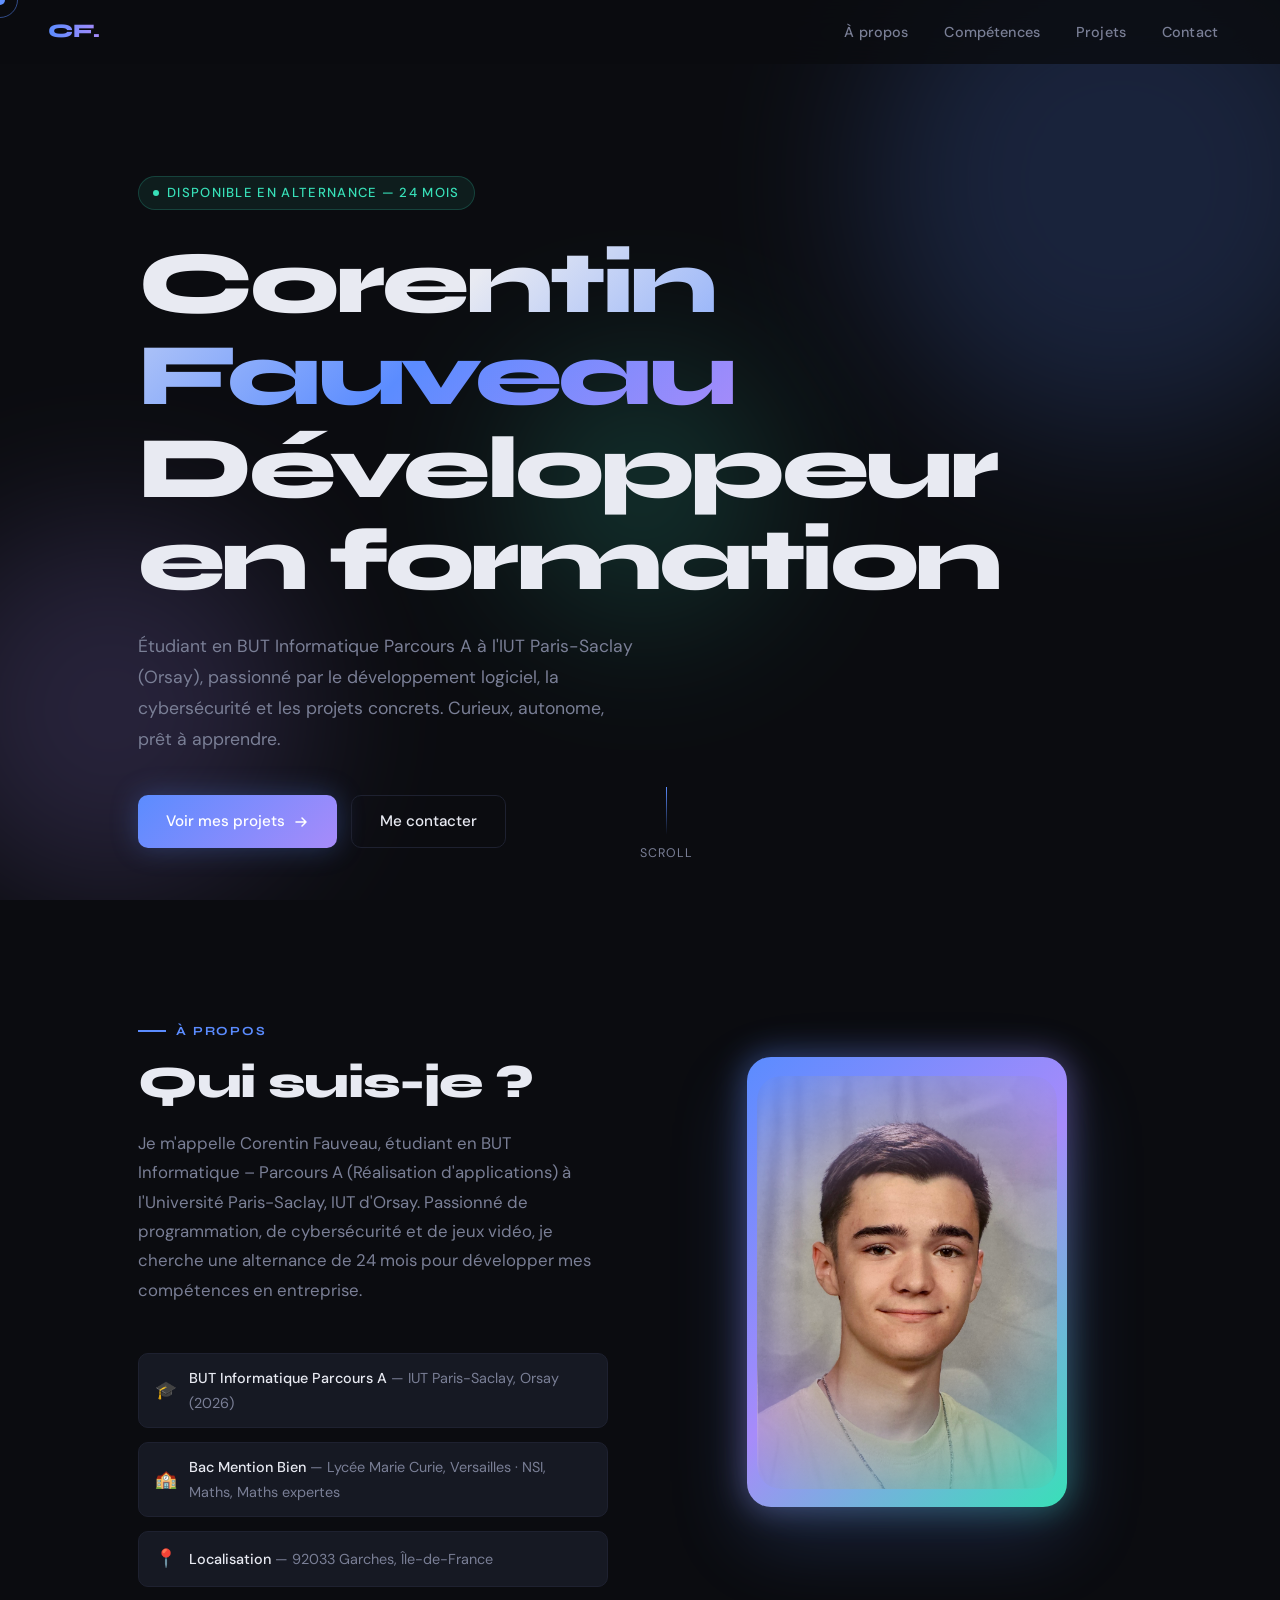
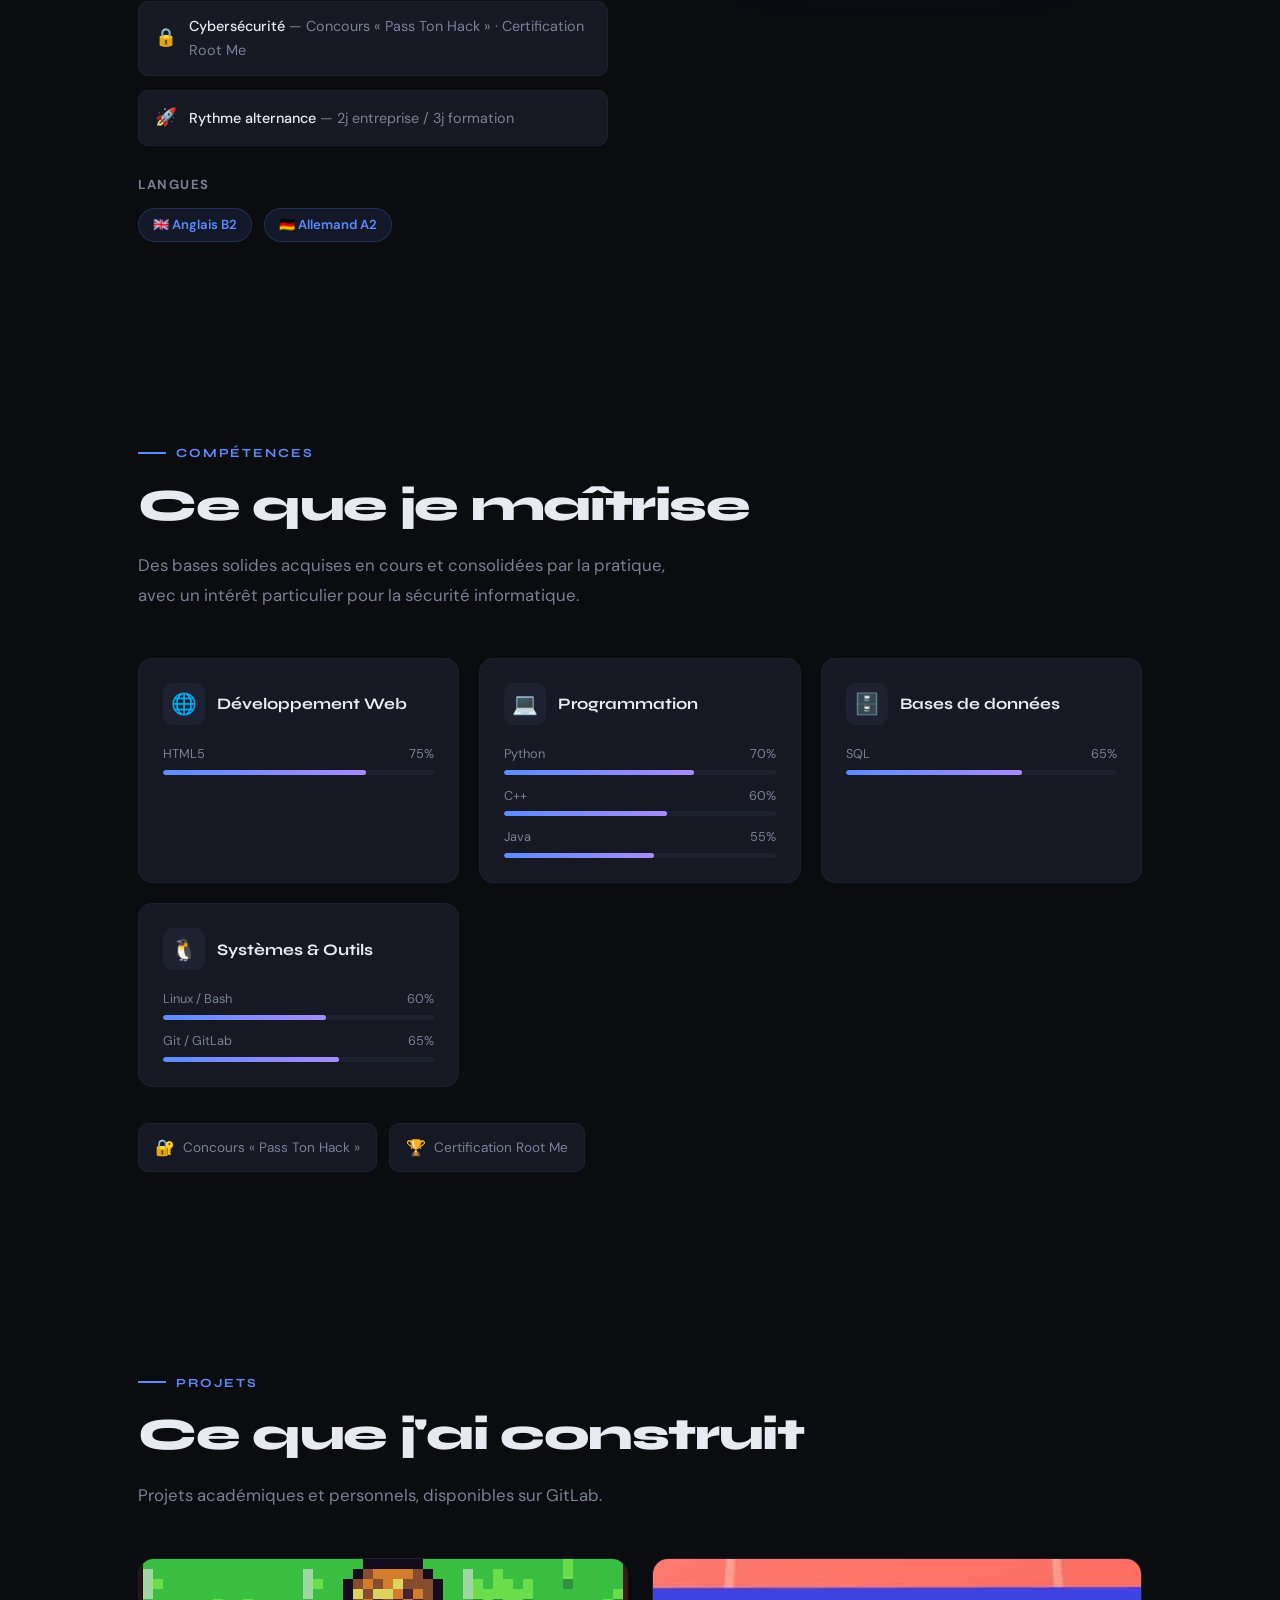
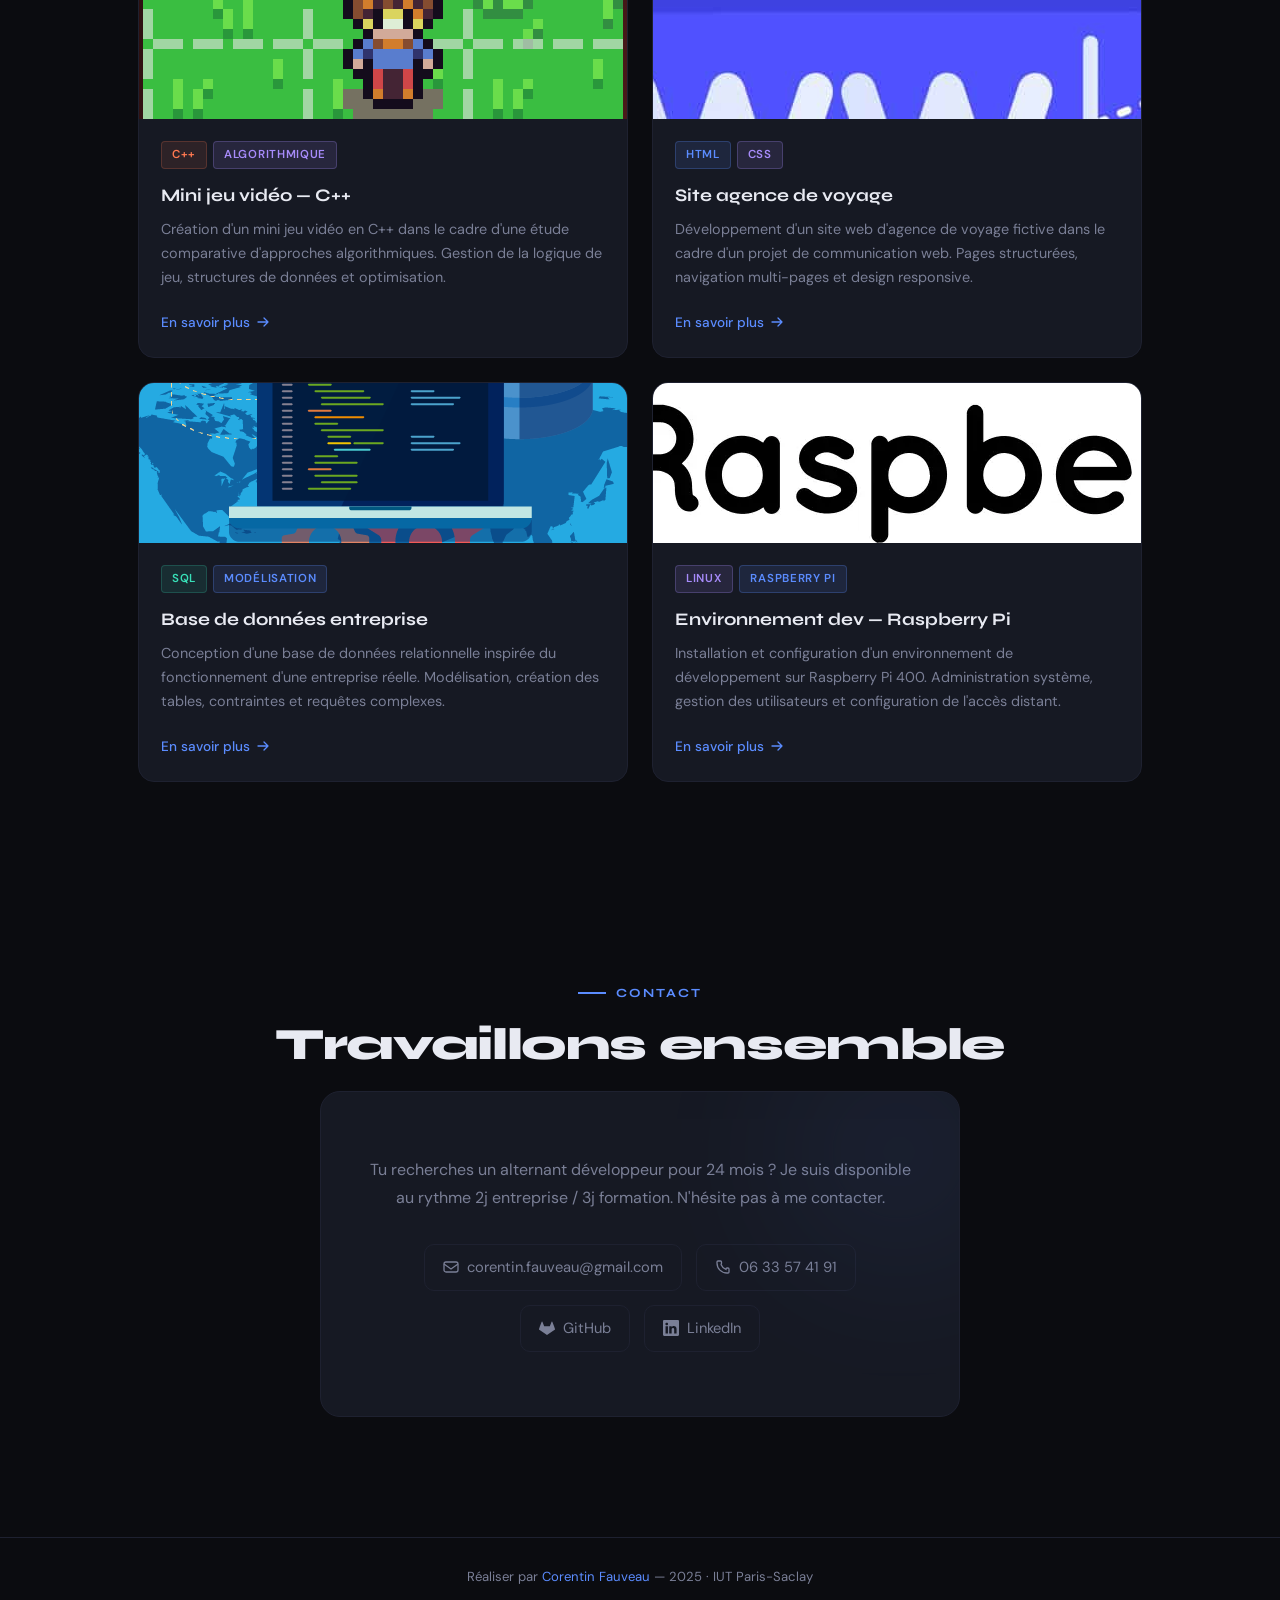
<file: index.html>
<!DOCTYPE html>
<html lang="fr">
<head>
  <meta charset="UTF-8" />
  <meta name="viewport" content="width=device-width, initial-scale=1.0" />
  <title>Corentin Fauveau — Portfolio</title>
  <link rel="preconnect" href="https://fonts.googleapis.com" />
  <link rel="preconnect" href="https://fonts.gstatic.com" crossorigin />
  <link href="https://fonts.googleapis.com/css2?family=Syne:wght@400;600;700;800&family=DM+Sans:ital,opsz,wght@0,9..40,300;0,9..40,400;0,9..40,500;1,9..40,300&display=swap" rel="stylesheet" />
  <link rel="stylesheet" href="style.css" />
</head>
<body>

  <div class="cursor" id="cursor"></div>
  <div class="cursor-ring" id="cursorRing"></div>

  <!-- ═══ NAV ═══ -->
  <nav id="nav">
    <a href="#hero" class="nav-logo">CF.</a>
    <ul class="nav-links">
      <li><a href="#about">À propos</a></li>
      <li><a href="#skills">Compétences</a></li>
      <li><a href="#projects">Projets</a></li>
      <li><a href="#contact">Contact</a></li>
    </ul>
    <button class="nav-burger" id="burger" aria-label="Menu">
      <span></span><span></span><span></span>
    </button>
  </nav>

  <div class="nav-drawer" id="drawer">
    <a href="#about"    class="drawer-link">À propos</a>
    <a href="#skills"   class="drawer-link">Compétences</a>
    <a href="#projects" class="drawer-link">Projets</a>
    <a href="#contact"  class="drawer-link">Contact</a>
  </div>

  <!-- ═══ HERO ═══ -->
  <div id="hero">
    <div class="hero-bg">
      <div class="hero-orb orb1"></div>
      <div class="hero-orb orb2"></div>
      <div class="hero-orb orb3"></div>
    </div>
    <div class="hero-content">
      <div class="hero-eyebrow">Disponible en alternance — 24 mois</div>
      <h1>
        <span class="h1-gradient">Corentin Fauveau</span><br>
        Développeur en formation
      </h1>
      <p class="hero-sub">
        Étudiant en BUT Informatique Parcours A à l'IUT Paris-Saclay (Orsay), passionné par le développement logiciel, la cybersécurité et les projets concrets. Curieux, autonome, prêt à apprendre.
      </p>
      <div class="hero-ctas">
        <a href="#projects" class="btn btn-primary ripple-host">
          Voir mes projets
          <svg width="16" height="16" viewBox="0 0 16 16" fill="none"><path d="M3 8h10M9 4l4 4-4 4" stroke="currentColor" stroke-width="1.5" stroke-linecap="round" stroke-linejoin="round"/></svg>
        </a>
        <a href="#contact" class="btn btn-ghost ripple-host">Me contacter</a>
      </div>
    </div>
    <div class="scroll-hint">
      <div class="scroll-line"></div>
      <span>Scroll</span>
    </div>
  </div>

  <!-- ═══ ABOUT ═══ -->
  <section id="about">
    <div class="section-tag reveal">À propos</div>
    <div class="about-grid">
      <div>
        <h2 class="reveal">Qui suis-je&nbsp;?</h2>
        <p class="lead reveal reveal-delay-1">
          Je m'appelle Corentin Fauveau, étudiant en BUT Informatique – Parcours A (Réalisation d'applications) à l'Université Paris-Saclay, IUT d'Orsay. Passionné de programmation, de cybersécurité et de jeux vidéo, je cherche une alternance de 24 mois pour développer mes compétences en entreprise.
        </p>
        <div class="about-facts">
          <div class="fact reveal reveal-delay-1">
            <span class="fact-icon">🎓</span>
            <span><strong>BUT Informatique Parcours A</strong> — IUT Paris-Saclay, Orsay (2026)</span>
          </div>
          <div class="fact reveal reveal-delay-2">
            <span class="fact-icon">🏫</span>
            <span><strong>Bac Mention Bien</strong> — Lycée Marie Curie, Versailles · NSI, Maths, Maths expertes</span>
          </div>
          <div class="fact reveal reveal-delay-3">
            <span class="fact-icon">📍</span>
            <span><strong>Localisation</strong> — 92033 Garches, Île-de-France</span>
          </div>
          <div class="fact reveal reveal-delay-4">
            <span class="fact-icon">🔒</span>
            <span><strong>Cybersécurité</strong> — Concours « Pass Ton Hack » · Certification Root Me</span>
          </div>
          <div class="fact reveal reveal-delay-4">
            <span class="fact-icon">🚀</span>
            <span><strong>Rythme alternance</strong> — 2j entreprise / 3j formation</span>
          </div>
        </div>

        <!-- Langues -->
        <div style="margin-top: 28px;" class="reveal reveal-delay-3">
          <p style="font-size:.82rem;font-weight:700;letter-spacing:.12em;text-transform:uppercase;color:var(--c-muted);margin-bottom:10px;">Langues</p>
          <div class="lang-row">
            <span class="lang-pill">🇬🇧 Anglais B2</span>
            <span class="lang-pill">🇩🇪 Allemand A2</span>
          </div>
        </div>
      </div>

      <div class="about-avatar-wrap reveal reveal-delay-2">
        <div class="about-avatar"><img src="./images/photoProfil.jpg"></div>
      </div>
    </div>
  </section>

  <!-- ═══ SKILLS ═══ -->
  <section id="skills">
    <div class="section-tag reveal">Compétences</div>
    <h2 class="reveal">Ce que je maîtrise</h2>
    <p class="lead reveal reveal-delay-1">Des bases solides acquises en cours et consolidées par la pratique, avec un intérêt particulier pour la sécurité informatique.</p>
    <div class="skills-grid">

      <div class="skill-card reveal">
        <div class="skill-card-top">
          <div class="skill-icon">🌐</div>
          <span class="skill-name">Développement Web</span>
        </div>
        <div class="skill-bars">
          <div class="skill-bar-row">
            <div class="skill-bar-label"><span>HTML5</span><span>75%</span></div>
            <div class="skill-bar-track"><div class="skill-bar-fill" data-width="75"></div></div>
          </div>
        </div>
      </div>

      <div class="skill-card reveal reveal-delay-1">
        <div class="skill-card-top">
          <div class="skill-icon">💻</div>
          <span class="skill-name">Programmation</span>
        </div>
        <div class="skill-bars">
          <div class="skill-bar-row">
            <div class="skill-bar-label"><span>Python</span><span>70%</span></div>
            <div class="skill-bar-track"><div class="skill-bar-fill" data-width="70"></div></div>
          </div>
          <div class="skill-bar-row">
            <div class="skill-bar-label"><span>C++</span><span>60%</span></div>
            <div class="skill-bar-track"><div class="skill-bar-fill" data-width="60"></div></div>
          </div>
          <div class="skill-bar-row">
            <div class="skill-bar-label"><span>Java</span><span>55%</span></div>
            <div class="skill-bar-track"><div class="skill-bar-fill" data-width="55"></div></div>
          </div>
        </div>
      </div>

      <div class="skill-card reveal reveal-delay-2">
        <div class="skill-card-top">
          <div class="skill-icon">🗄️</div>
          <span class="skill-name">Bases de données</span>
        </div>
        <div class="skill-bars">
          <div class="skill-bar-row">
            <div class="skill-bar-label"><span>SQL</span><span>65%</span></div>
            <div class="skill-bar-track"><div class="skill-bar-fill" data-width="65"></div></div>
          </div>
        </div>
      </div>

      <div class="skill-card reveal reveal-delay-3">
        <div class="skill-card-top">
          <div class="skill-icon">🐧</div>
          <span class="skill-name">Systèmes & Outils</span>
        </div>
        <div class="skill-bars">
          <div class="skill-bar-row">
            <div class="skill-bar-label"><span>Linux / Bash</span><span>60%</span></div>
            <div class="skill-bar-track"><div class="skill-bar-fill" data-width="60"></div></div>
          </div>
          <div class="skill-bar-row">
            <div class="skill-bar-label"><span>Git / GitLab</span><span>65%</span></div>
            <div class="skill-bar-track"><div class="skill-bar-fill" data-width="65"></div></div>
          </div>
        </div>
      </div>

    </div>

    <!-- Certifications -->
    <div class="certif-row reveal reveal-delay-2" style="margin-top: 36px;">
      <div class="certif-badge"><span>🔐</span> Concours « Pass Ton Hack »</div>
      <div class="certif-badge"><span>🏆</span> Certification Root Me</div>
    </div>
  </section>

  <!-- ═══ PROJECTS ═══ -->
  <section id="projects">
    <div class="section-tag reveal">Projets</div>
    <h2 class="reveal">Ce que j'ai construit</h2>
    <p class="lead reveal reveal-delay-1">Projets académiques et personnels, disponibles sur GitLab.</p>
    <div class="projects-grid">

      <div class="project-card reveal">
        <div class="project-thumb pt-coral"><img src="images/projectc++.gif" alt="Mini jeu vidéo C++"></div>
        <div class="project-body">
          <div class="project-tags">
            <span class="tag tag-coral">C++</span>
            <span class="tag tag-purple">Algorithmique</span>
          </div>
          <div class="project-title">Mini jeu vidéo — C++</div>
          <p class="project-desc">Création d'un mini jeu vidéo en C++ dans le cadre d'une étude comparative d'approches algorithmiques. Gestion de la logique de jeu, structures de données et optimisation.</p>
          <a href="projet-1.html" class="project-link">
            En savoir plus
            <svg width="14" height="14" viewBox="0 0 14 14" fill="none"><path d="M2 7h10M8 3l4 4-4 4" stroke="currentColor" stroke-width="1.3" stroke-linecap="round" stroke-linejoin="round"/></svg>
          </a>
        </div>
      </div>

      <div class="project-card reveal reveal-delay-1">
        <div class="project-thumb pt-blue"><img src="images/siteweb.jpg" alt="Site agence de voyage"></div>
        <div class="project-body">
          <div class="project-tags">
            <span class="tag">HTML</span>
            <span class="tag tag-purple">CSS</span>
          </div>
          <div class="project-title">Site agence de voyage</div>
          <p class="project-desc">Développement d'un site web d'agence de voyage fictive dans le cadre d'un projet de communication web. Pages structurées, navigation multi-pages et design responsive.</p>
          <a href="projet-2.html" class="project-link">
            En savoir plus
            <svg width="14" height="14" viewBox="0 0 14 14" fill="none"><path d="M2 7h10M8 3l4 4-4 4" stroke="currentColor" stroke-width="1.3" stroke-linecap="round" stroke-linejoin="round"/></svg>
          </a>
        </div>
      </div>

      <div class="project-card reveal reveal-delay-2">
        <div class="project-thumb pt-teal"><img src="images/basedonnee.png" alt="Base de données entreprise"></div>
        <div class="project-body">
          <div class="project-tags">
            <span class="tag tag-teal">SQL</span>
            <span class="tag">Modélisation</span>
          </div>
          <div class="project-title">Base de données entreprise</div>
          <p class="project-desc">Conception d'une base de données relationnelle inspirée du fonctionnement d'une entreprise réelle. Modélisation, création des tables, contraintes et requêtes complexes.</p>
          <a href="projet-3.html" class="project-link">
            En savoir plus
            <svg width="14" height="14" viewBox="0 0 14 14" fill="none"><path d="M2 7h10M8 3l4 4-4 4" stroke="currentColor" stroke-width="1.3" stroke-linecap="round" stroke-linejoin="round"/></svg>
          </a>
        </div>
      </div>

      <div class="project-card reveal reveal-delay-3">
        <div class="project-thumb"><img src="images/rasberry.png" alt="Raspberry Pi 400"></div>
        <div class="project-body">
          <div class="project-tags">
            <span class="tag tag-purple">Linux</span>
            <span class="tag">Raspberry Pi</span>
          </div>
          <div class="project-title">Environnement dev — Raspberry Pi</div>
          <p class="project-desc">Installation et configuration d'un environnement de développement sur Raspberry Pi 400. Administration système, gestion des utilisateurs et configuration de l'accès distant.</p>
          <a href="projet-4.html" class="project-link">
            En savoir plus
            <svg width="14" height="14" viewBox="0 0 14 14" fill="none"><path d="M2 7h10M8 3l4 4-4 4" stroke="currentColor" stroke-width="1.3" stroke-linecap="round" stroke-linejoin="round"/></svg>
          </a>
        </div>
      </div>

    </div>
  </section>

  <!-- ═══ CONTACT ═══ -->
  <section id="contact">
    <div class="section-tag reveal" style="justify-content:center">Contact</div>
    <h2 class="reveal">Travaillons ensemble</h2>
    <div class="contact-card reveal reveal-delay-1">
      <p style="color:var(--c-muted);font-size:1rem;line-height:1.75;margin-bottom:8px;">
        Tu recherches un alternant développeur pour 24 mois ? Je suis disponible au rythme 2j entreprise / 3j formation. N'hésite pas à me contacter.
      </p>
      <div class="contact-links">
        <a href="mailto:corentin.fauveau@gmail.com" class="contact-link">
          <svg width="16" height="16" viewBox="0 0 16 16" fill="none"><rect x="1" y="3" width="14" height="10" rx="2" stroke="currentColor" stroke-width="1.3"/><path d="M1 5l7 5 7-5" stroke="currentColor" stroke-width="1.3"/></svg>
          corentin.fauveau@gmail.com
        </a>
        <a href="tel:0633574191" class="contact-link">
          <svg width="16" height="16" viewBox="0 0 16 16" fill="none"><path d="M2 3a1 1 0 011-1h2.5a1 1 0 011 1v1.5a1 1 0 01-1 1H6a9 9 0 005 5v-.5a1 1 0 011-1H13a1 1 0 011 1V13a1 1 0 01-1 1h-1C6.373 14 2 9.627 2 4V3z" stroke="currentColor" stroke-width="1.3"/></svg>
          06 33 57 41 91
        </a>
        <a href="https://github.com/Cocozull" class="contact-link" target="_blank" rel="noopener">
          <svg width="16" height="16" viewBox="0 0 16 16" fill="currentColor"><path d="M15.97 9.058l-.895-2.756L13.3 1.7a.37.37 0 00-.703 0L10.82 6.3H5.18L3.403 1.7a.37.37 0 00-.703 0L.925 6.302.03 9.058a.704.704 0 00.256.787L8 15.002l7.714-5.157a.704.704 0 00.256-.787"/></svg>
          GitHub
        </a>
        <a href="https://www.linkedin.com/in/corentin-fauveau-ab6169386/" class="contact-link" target="_blank" rel="noopener">
          <svg width="16" height="16" viewBox="0 0 16 16" fill="currentColor"><path d="M0 1.146C0 .513.526 0 1.175 0h13.65C15.474 0 16 .513 16 1.146v13.708c0 .633-.526 1.146-1.175 1.146H1.175C.526 16 0 15.487 0 14.854V1.146zm4.943 12.248V6.169H2.542v7.225h2.401zm-1.2-8.212c.837 0 1.358-.554 1.358-1.248-.015-.709-.52-1.248-1.342-1.248-.822 0-1.359.54-1.359 1.248 0 .694.521 1.248 1.327 1.248h.016zm4.908 8.212V9.359c0-.216.016-.432.08-.586.173-.431.568-.878 1.232-.878.869 0 1.216.662 1.216 1.634v3.865h2.401V9.25c0-2.22-1.184-3.252-2.764-3.252-1.274 0-1.845.7-2.165 1.193v.025h-.016a5.54 5.54 0 01.016-.025V6.169h-2.4c.03.678 0 7.225 0 7.225h2.4z"/></svg>
          LinkedIn
        </a>
      </div>
    </div>
  </section>

  <footer>
    <p>Réaliser par <span>Corentin Fauveau</span> — 2025 · IUT Paris-Saclay</p>
  </footer>

  <script src="script.js"></script>
</body>
</html>
</file>
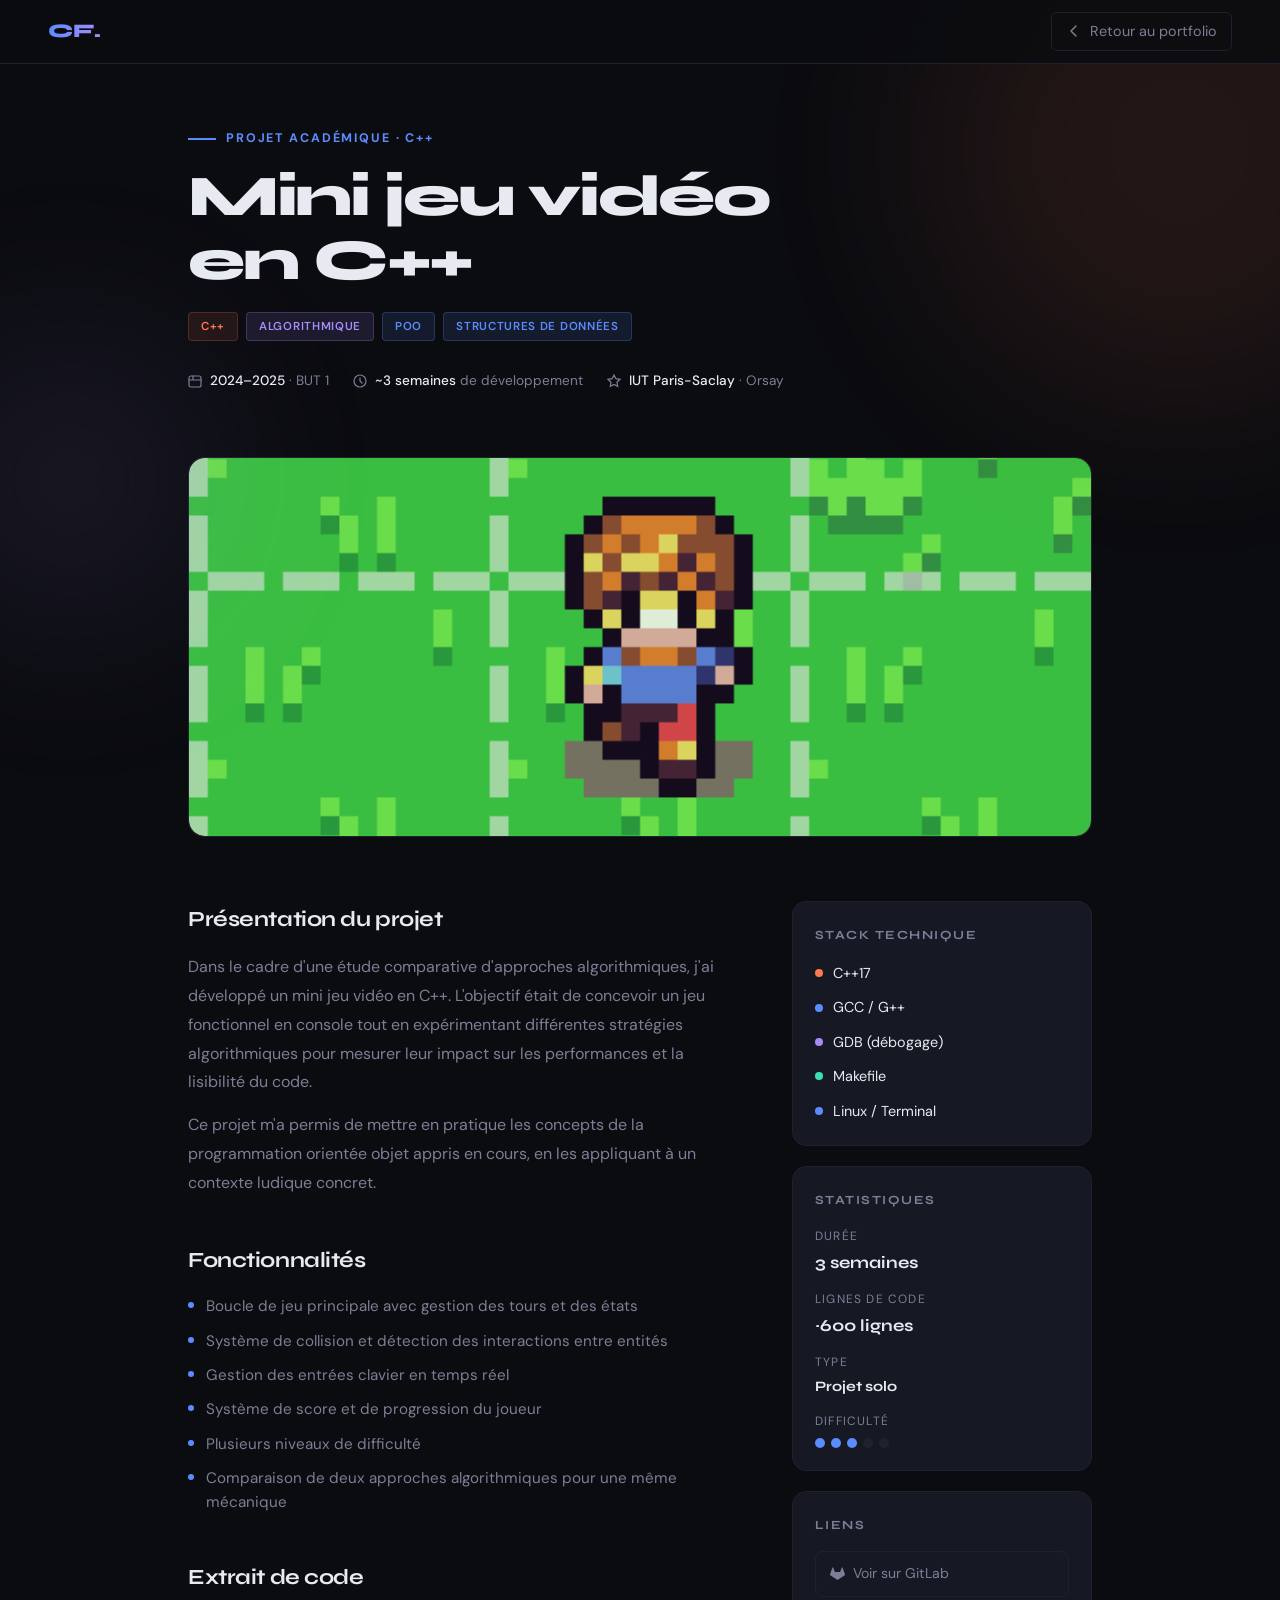
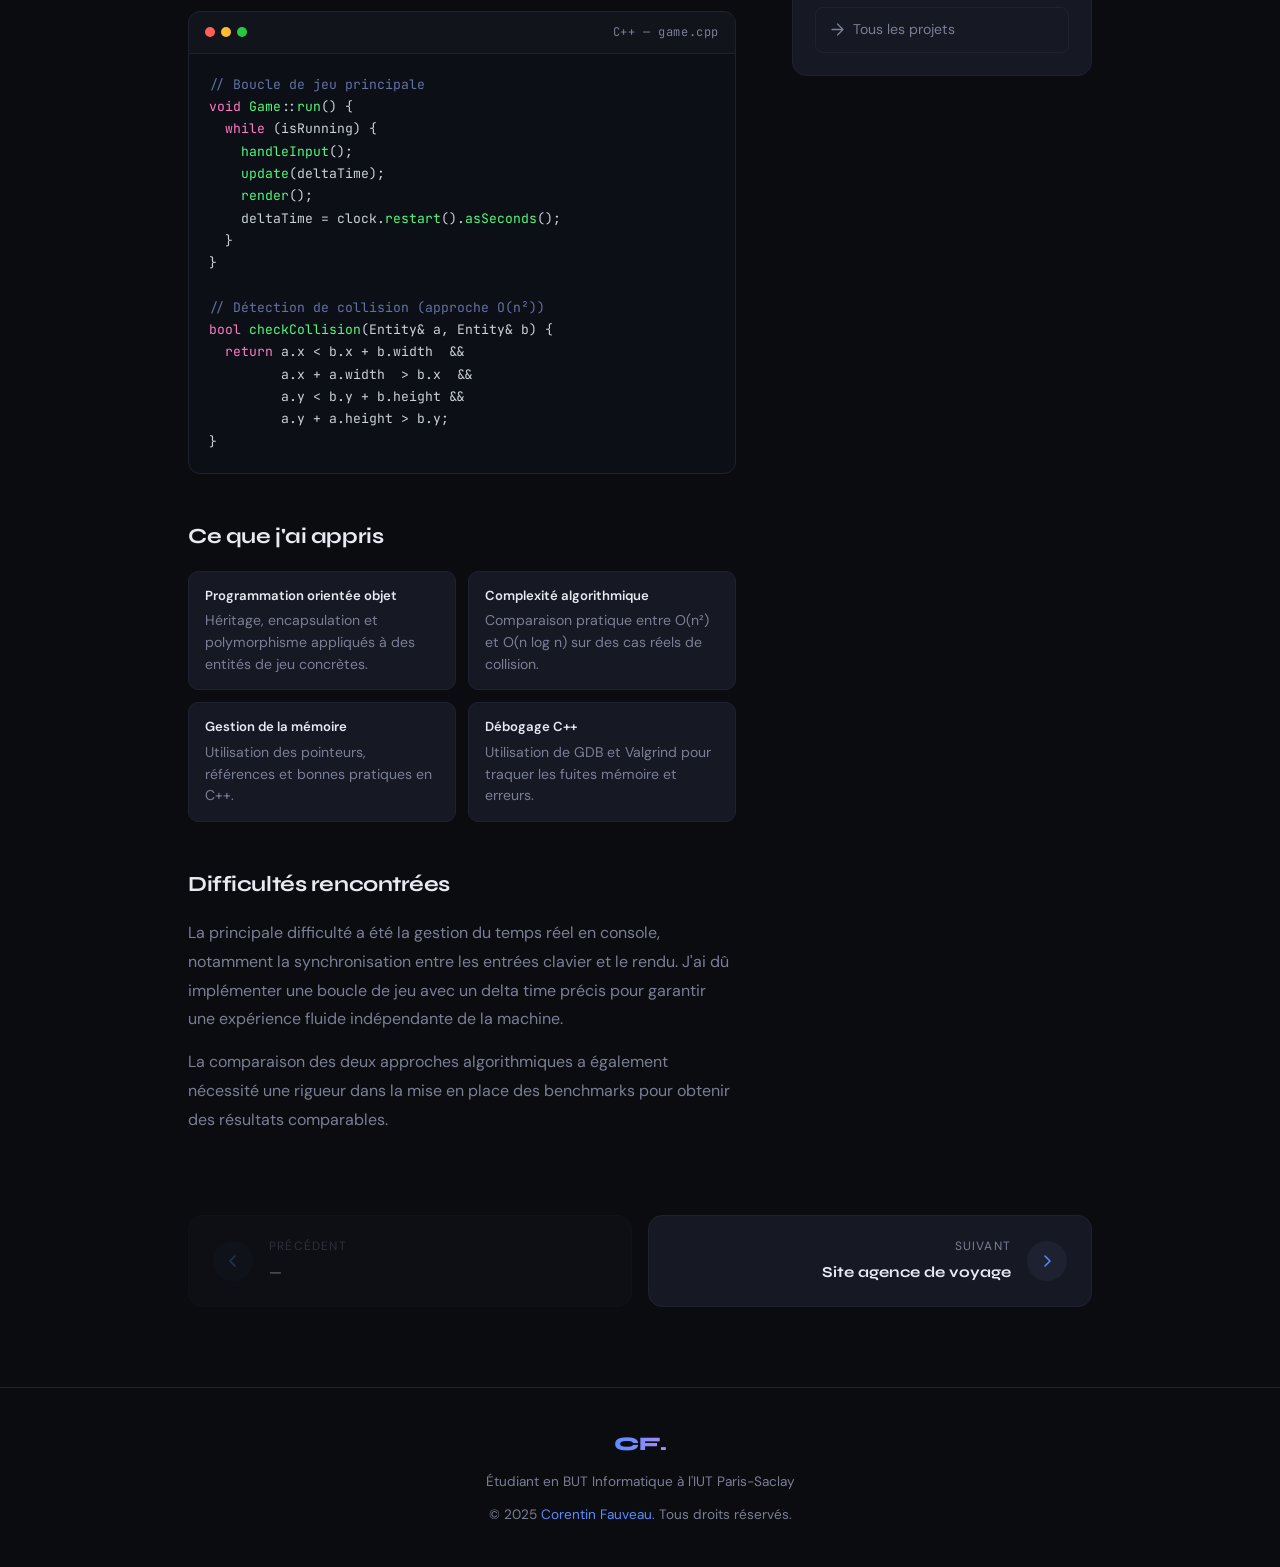
<file: projet-1.html>
<!DOCTYPE html>
<html lang="fr">
<head>
  <meta charset="UTF-8"/>
  <meta name="viewport" content="width=device-width, initial-scale=1.0"/>
  <title>Mini jeu vidéo C++ — Corentin Fauveau</title>
  <link rel="preconnect" href="https://fonts.googleapis.com"/>
  <link rel="preconnect" href="https://fonts.gstatic.com" crossorigin/>
  <link href="https://fonts.googleapis.com/css2?family=Syne:wght@400;600;700;800&family=DM+Sans:opsz,wght@9..40,300;9..40,400;9..40,500&family=JetBrains+Mono:wght@400;500&display=swap" rel="stylesheet"/>
  <link rel="stylesheet" href="project-style.css"/>
</head>
<body>

<nav>
  <a href="index.html" class="nav-logo">CF.</a>
  <a href="index.html#projects" class="nav-back">
    <svg width="16" height="16" viewBox="0 0 16 16" fill="none"><path d="M10 3L5 8l5 5" stroke="currentColor" stroke-width="1.5" stroke-linecap="round" stroke-linejoin="round"/></svg>
    Retour au portfolio
  </a>
</nav>

<div class="project-hero-orb orb-a" style="background:#ff7850"></div>
<div class="project-hero-orb orb-b" style="background:var(--c-accent2)"></div>

<div class="project-hero">
  <div class="project-eyebrow reveal">Projet académique · C++</div>
  <h1 class="reveal">Mini jeu vidéo<br>en C++</h1>
  <div class="project-hero-tags reveal reveal-delay-1">
    <span class="tag tag-coral">C++</span>
    <span class="tag tag-purple">Algorithmique</span>
    <span class="tag">POO</span>
    <span class="tag">Structures de données</span>
  </div>
  <div class="project-hero-meta reveal reveal-delay-2">
    <div class="meta-item">
      <svg width="14" height="14" viewBox="0 0 14 14" fill="none"><rect x="1" y="2" width="12" height="11" rx="2" stroke="currentColor" stroke-width="1.2"/><path d="M1 6h12M5 2v4" stroke="currentColor" stroke-width="1.2" stroke-linecap="round"/></svg>
      <span><strong>2024–2025</strong> · BUT 1</span>
    </div>
    <div class="meta-item">
      <svg width="14" height="14" viewBox="0 0 14 14" fill="none"><circle cx="7" cy="7" r="6" stroke="currentColor" stroke-width="1.2"/><path d="M7 4v3l2 2" stroke="currentColor" stroke-width="1.2" stroke-linecap="round"/></svg>
      <span><strong>~3 semaines</strong> de développement</span>
    </div>
    <div class="meta-item">
      <svg width="14" height="14" viewBox="0 0 14 14" fill="none"><path d="M7 1l1.8 3.6L13 5.3l-3 2.9.7 4.1L7 10.4l-3.7 1.9.7-4.1-3-2.9 4.2-.7z" stroke="currentColor" stroke-width="1.2"/></svg>
      <span><strong>IUT Paris-Saclay</strong> · Orsay</span>
    </div>
  </div>
</div>

<div class="project-main-img reveal">
  <div class="img-placeholder" style="background:linear-gradient(135deg,#2a1010,#4a1a1a)">
    <img src="images/projectc++.gif" alt="Mini jeu vidéo C++">
  </div>
</div>

<div class="project-content">
  <div class="project-main">

    <div class="content-block reveal">
      <h2>Présentation du projet</h2>
      <p>Dans le cadre d'une étude comparative d'approches algorithmiques, j'ai développé un mini jeu vidéo en C++. L'objectif était de concevoir un jeu fonctionnel en console tout en expérimentant différentes stratégies algorithmiques pour mesurer leur impact sur les performances et la lisibilité du code.</p>
      <p>Ce projet m'a permis de mettre en pratique les concepts de la programmation orientée objet appris en cours, en les appliquant à un contexte ludique concret.</p>
    </div>

    <div class="content-block reveal">
      <h2>Fonctionnalités</h2>
      <ul class="feature-list">
        <li>Boucle de jeu principale avec gestion des tours et des états</li>
        <li>Système de collision et détection des interactions entre entités</li>
        <li>Gestion des entrées clavier en temps réel</li>
        <li>Système de score et de progression du joueur</li>
        <li>Plusieurs niveaux de difficulté</li>
        <li>Comparaison de deux approches algorithmiques pour une même mécanique</li>
      </ul>
    </div>

    <div class="content-block reveal">
      <h2>Extrait de code</h2>
      <div class="code-block">
        <div class="code-block-header">
          <div class="code-dots"><span></span><span></span><span></span></div>
          <span class="code-lang">C++ — game.cpp</span>
        </div>
        <pre><span class="cm">// Boucle de jeu principale</span>
<span class="kw">void</span> <span class="fn">Game</span>::<span class="fn">run</span>() {
  <span class="kw">while</span> (isRunning) {
    <span class="fn">handleInput</span>();
    <span class="fn">update</span>(deltaTime);
    <span class="fn">render</span>();
    deltaTime = clock.<span class="fn">restart</span>().<span class="fn">asSeconds</span>();
  }
}

<span class="cm">// Détection de collision (approche O(n²))</span>
<span class="kw">bool</span> <span class="fn">checkCollision</span>(Entity&amp; a, Entity&amp; b) {
  <span class="kw">return</span> a.x &lt; b.x + b.width  &amp;&amp;
         a.x + a.width  &gt; b.x  &amp;&amp;
         a.y &lt; b.y + b.height &amp;&amp;
         a.y + a.height &gt; b.y;
}</pre>
      </div>
    </div>

    <div class="content-block reveal">
      <h2>Ce que j'ai appris</h2>
      <div class="learning-grid">
        <div class="learning-item"><strong>Programmation orientée objet</strong>Héritage, encapsulation et polymorphisme appliqués à des entités de jeu concrètes.</div>
        <div class="learning-item"><strong>Complexité algorithmique</strong>Comparaison pratique entre O(n²) et O(n log n) sur des cas réels de collision.</div>
        <div class="learning-item"><strong>Gestion de la mémoire</strong>Utilisation des pointeurs, références et bonnes pratiques en C++.</div>
        <div class="learning-item"><strong>Débogage C++</strong>Utilisation de GDB et Valgrind pour traquer les fuites mémoire et erreurs.</div>
      </div>
    </div>

    <div class="content-block reveal">
      <h2>Difficultés rencontrées</h2>
      <p>La principale difficulté a été la gestion du temps réel en console, notamment la synchronisation entre les entrées clavier et le rendu. J'ai dû implémenter une boucle de jeu avec un delta time précis pour garantir une expérience fluide indépendante de la machine.</p>
      <p>La comparaison des deux approches algorithmiques a également nécessité une rigueur dans la mise en place des benchmarks pour obtenir des résultats comparables.</p>
    </div>

  </div>

  <aside class="project-sidebar">
    <div class="sidebar-card reveal">
      <h3>Stack technique</h3>
      <div class="sidebar-stack">
        <div class="stack-item"><div class="stack-dot coral"></div>C++17</div>
        <div class="stack-item"><div class="stack-dot"></div>GCC / G++</div>
        <div class="stack-item"><div class="stack-dot purple"></div>GDB (débogage)</div>
        <div class="stack-item"><div class="stack-dot teal"></div>Makefile</div>
        <div class="stack-item"><div class="stack-dot"></div>Linux / Terminal</div>
      </div>
    </div>
    <div class="sidebar-card reveal reveal-delay-1">
      <h3>Statistiques</h3>
      <div class="sidebar-stats">
        <div class="stat"><span class="stat-label">Durée</span><span class="stat-value">3 semaines</span></div>
        <div class="stat"><span class="stat-label">Lignes de code</span><span class="stat-value">~600 lignes</span></div>
        <div class="stat"><span class="stat-label">Type</span><span class="stat-value" style="font-size:.9rem">Projet solo</span></div>
        <div class="stat">
          <span class="stat-label">Difficulté</span>
          <div class="difficulty-bar">
            <div class="diff-dot filled"></div><div class="diff-dot filled"></div><div class="diff-dot filled"></div><div class="diff-dot"></div><div class="diff-dot"></div>
          </div>
        </div>
      </div>
    </div>
    <div class="sidebar-card reveal reveal-delay-2">
      <h3>Liens</h3>
      <div class="sidebar-links">
        <a href="#" class="sidebar-link">
          <svg width="15" height="15" viewBox="0 0 16 16" fill="currentColor"><path d="M15.97 9.058l-.895-2.756L13.3 1.7a.37.37 0 00-.703 0L10.82 6.3H5.18L3.403 1.7a.37.37 0 00-.703 0L.925 6.302.03 9.058a.704.704 0 00.256.787L8 15.002l7.714-5.157a.704.704 0 00.256-.787"/></svg>
          Voir sur GitLab
        </a>
        <a href="index.html#projects" class="sidebar-link">
          <svg width="15" height="15" viewBox="0 0 15 15" fill="none"><path d="M2 7.5h11M7.5 2l5.5 5.5-5.5 5.5" stroke="currentColor" stroke-width="1.3" stroke-linecap="round" stroke-linejoin="round"/></svg>
          Tous les projets
        </a>
      </div>
    </div>
  </aside>
</div>

<div class="project-nav">
  <a href="#" class="project-nav-btn disabled">
    <div class="nav-btn-icon"><svg width="16" height="16" viewBox="0 0 16 16" fill="none"><path d="M10 3L5 8l5 5" stroke="currentColor" stroke-width="1.5" stroke-linecap="round" stroke-linejoin="round"/></svg></div>
    <div><div class="nav-btn-label">Précédent</div><div class="nav-btn-title">—</div></div>
  </a>
  <a href="projet-2.html" class="project-nav-btn next">
    <div class="nav-btn-icon"><svg width="16" height="16" viewBox="0 0 16 16" fill="none"><path d="M6 3l5 5-5 5" stroke="currentColor" stroke-width="1.5" stroke-linecap="round" stroke-linejoin="round"/></svg></div>
    <div><div class="nav-btn-label">Suivant</div><div class="nav-btn-title">Site agence de voyage</div></div>
  </a>
</div>

<footer>
  <div class="footer-inner">
    <a href="index.html" class="nav-logo">CF.</a>
    <p>Étudiant en BUT Informatique à l'IUT Paris-Saclay</p>
    <p class="footer-copy">© 2025 <span>Corentin Fauveau</span>. Tous droits réservés.</p>
  </div>
</footer>

<script>
  const obs = new IntersectionObserver(e => e.forEach(x => { if(x.isIntersecting){x.target.classList.add('visible');obs.unobserve(x.target);} }), {threshold:.1});
  document.querySelectorAll('.reveal').forEach(el => obs.observe(el));
</script>
</body>
</html>
</file>
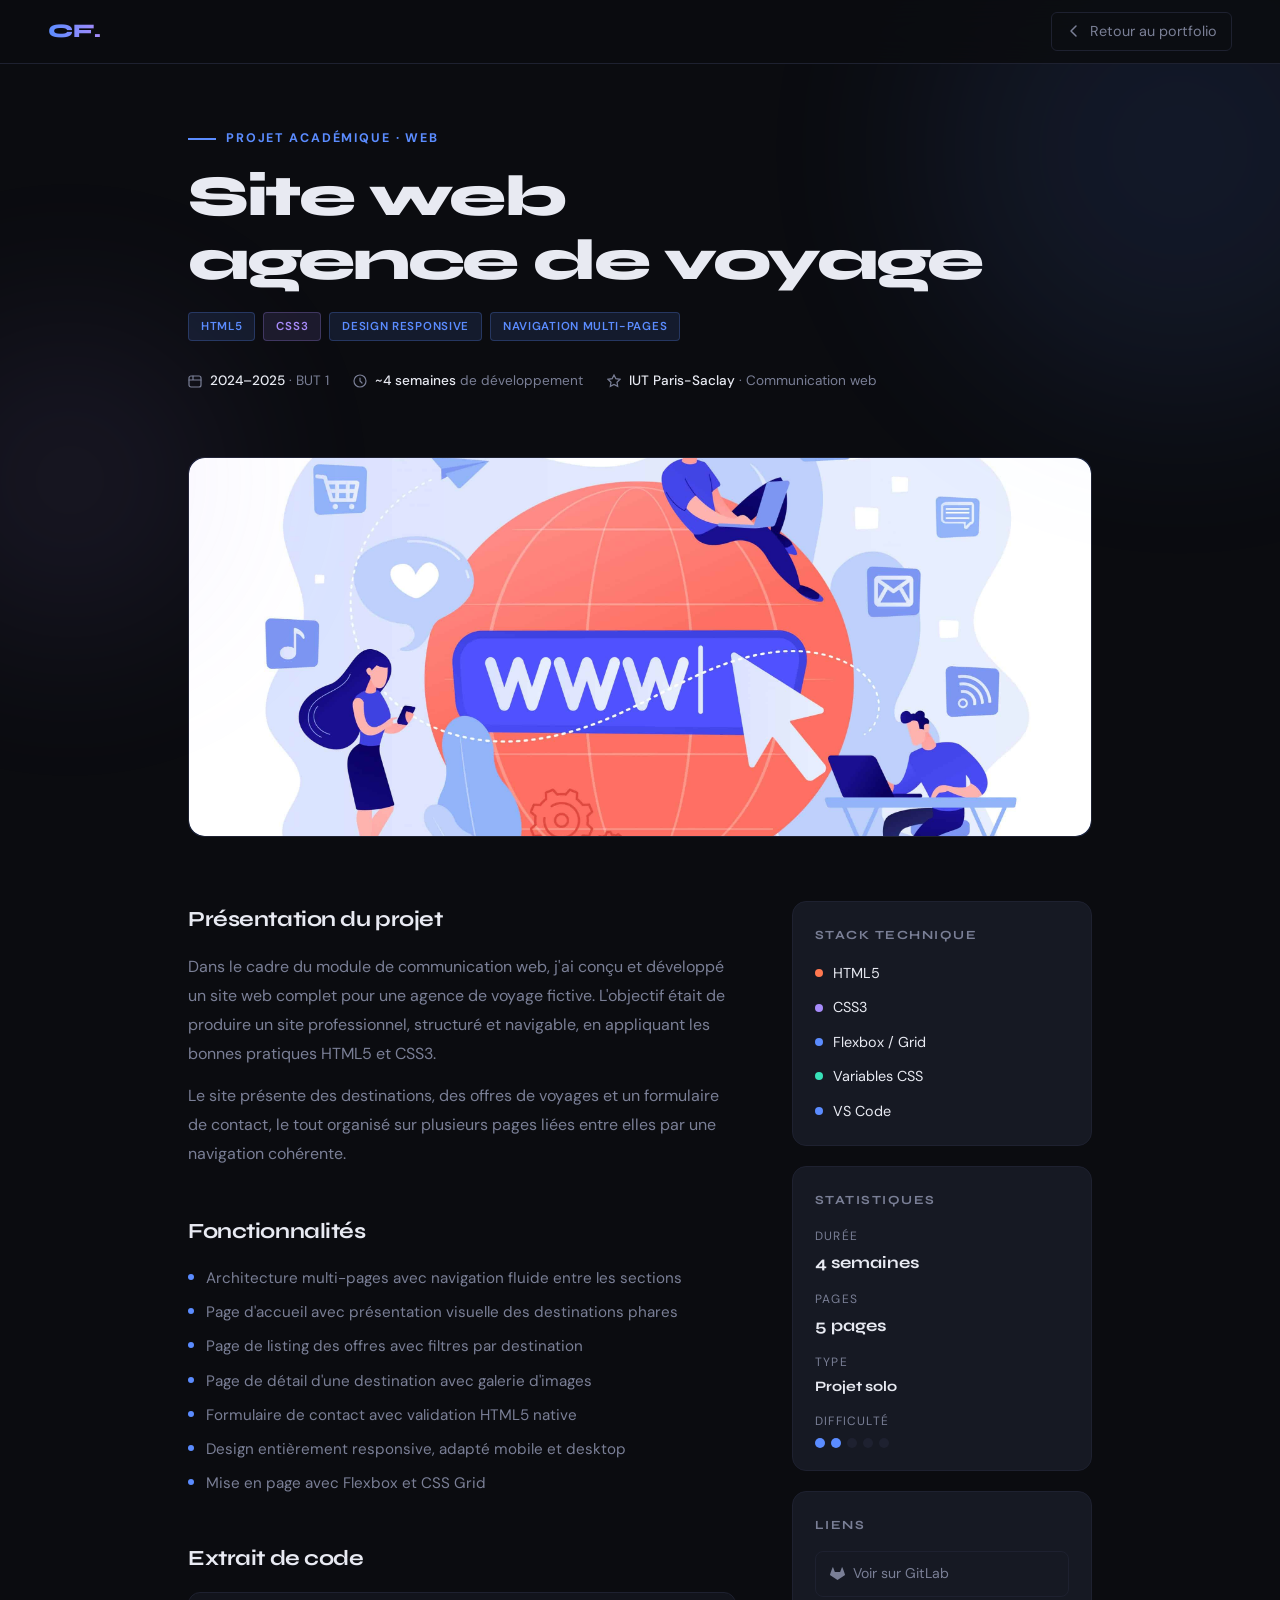
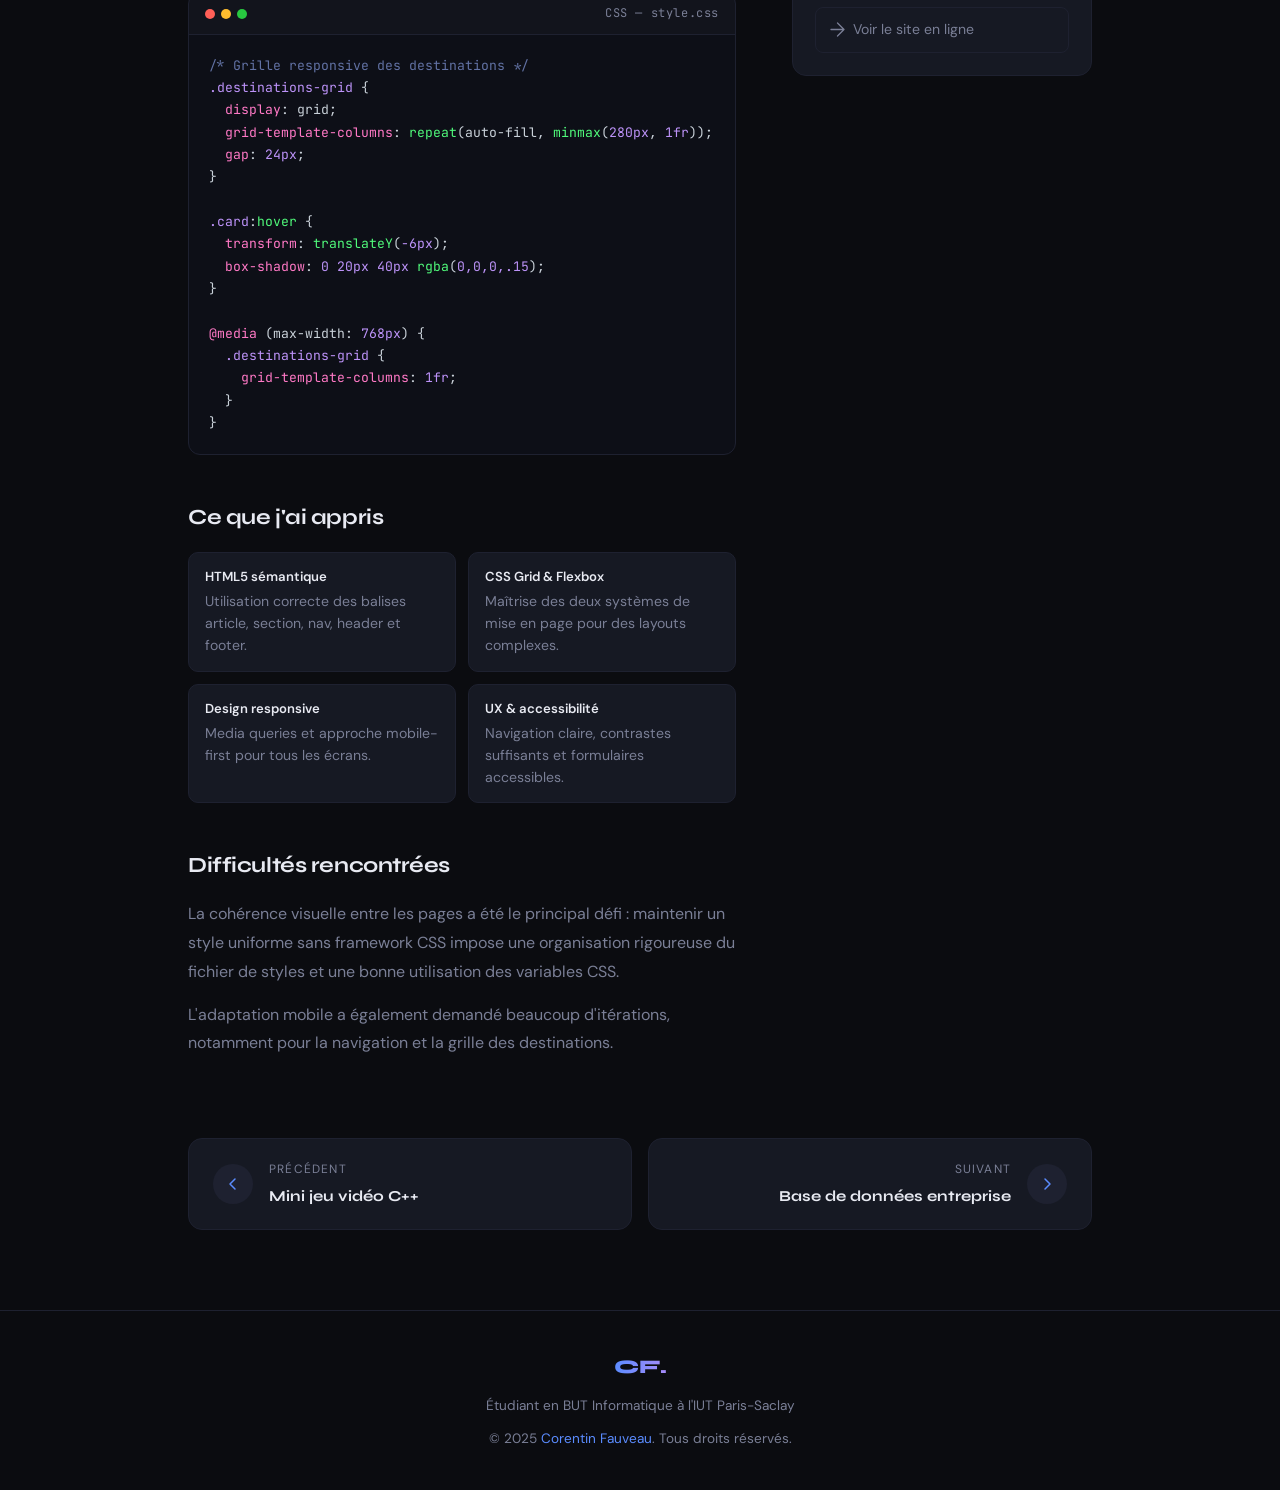
<file: projet-2.html>
<!DOCTYPE html>
<html lang="fr">
<head>
  <meta charset="UTF-8"/>
  <meta name="viewport" content="width=device-width, initial-scale=1.0"/>
  <title>Site agence de voyage — Corentin Fauveau</title>
  <link rel="preconnect" href="https://fonts.googleapis.com"/>
  <link rel="preconnect" href="https://fonts.gstatic.com" crossorigin/>
  <link href="https://fonts.googleapis.com/css2?family=Syne:wght@400;600;700;800&family=DM+Sans:opsz,wght@9..40,300;9..40,400;9..40,500&family=JetBrains+Mono:wght@400;500&display=swap" rel="stylesheet"/>
  <link rel="stylesheet" href="project-style.css"/>
</head>
<body>

<nav>
  <a href="index.html" class="nav-logo">CF.</a>
  <a href="index.html#projects" class="nav-back">
    <svg width="16" height="16" viewBox="0 0 16 16" fill="none"><path d="M10 3L5 8l5 5" stroke="currentColor" stroke-width="1.5" stroke-linecap="round" stroke-linejoin="round"/></svg>
    Retour au portfolio
  </a>
</nav>

<div class="project-hero-orb orb-a" style="background:var(--c-accent)"></div>
<div class="project-hero-orb orb-b" style="background:var(--c-accent2)"></div>

<div class="project-hero">
  <div class="project-eyebrow reveal">Projet académique · Web</div>
  <h1 class="reveal">Site web<br>agence de voyage</h1>
  <div class="project-hero-tags reveal reveal-delay-1">
    <span class="tag">HTML5</span>
    <span class="tag tag-purple">CSS3</span>
    <span class="tag">Design responsive</span>
    <span class="tag">Navigation multi-pages</span>
  </div>
  <div class="project-hero-meta reveal reveal-delay-2">
    <div class="meta-item">
      <svg width="14" height="14" viewBox="0 0 14 14" fill="none"><rect x="1" y="2" width="12" height="11" rx="2" stroke="currentColor" stroke-width="1.2"/><path d="M1 6h12M5 2v4" stroke="currentColor" stroke-width="1.2" stroke-linecap="round"/></svg>
      <span><strong>2024–2025</strong> · BUT 1</span>
    </div>
    <div class="meta-item">
      <svg width="14" height="14" viewBox="0 0 14 14" fill="none"><circle cx="7" cy="7" r="6" stroke="currentColor" stroke-width="1.2"/><path d="M7 4v3l2 2" stroke="currentColor" stroke-width="1.2" stroke-linecap="round"/></svg>
      <span><strong>~4 semaines</strong> de développement</span>
    </div>
    <div class="meta-item">
      <svg width="14" height="14" viewBox="0 0 14 14" fill="none"><path d="M7 1l1.8 3.6L13 5.3l-3 2.9.7 4.1L7 10.4l-3.7 1.9.7-4.1-3-2.9 4.2-.7z" stroke="currentColor" stroke-width="1.2"/></svg>
      <span><strong>IUT Paris-Saclay</strong> · Communication web</span>
    </div>
  </div>
</div>

<div class="project-main-img reveal">
  <div class="img-placeholder" style="background:linear-gradient(135deg,#0f1a3a,#1a2f5e)">
    <img src="images/siteweb.jpg" alt="Site agence de voyage">
  </div>
</div>

<div class="project-content">
  <div class="project-main">

    <div class="content-block reveal">
      <h2>Présentation du projet</h2>
      <p>Dans le cadre du module de communication web, j'ai conçu et développé un site web complet pour une agence de voyage fictive. L'objectif était de produire un site professionnel, structuré et navigable, en appliquant les bonnes pratiques HTML5 et CSS3.</p>
      <p>Le site présente des destinations, des offres de voyages et un formulaire de contact, le tout organisé sur plusieurs pages liées entre elles par une navigation cohérente.</p>
    </div>

    <div class="content-block reveal">
      <h2>Fonctionnalités</h2>
      <ul class="feature-list">
        <li>Architecture multi-pages avec navigation fluide entre les sections</li>
        <li>Page d'accueil avec présentation visuelle des destinations phares</li>
        <li>Page de listing des offres avec filtres par destination</li>
        <li>Page de détail d'une destination avec galerie d'images</li>
        <li>Formulaire de contact avec validation HTML5 native</li>
        <li>Design entièrement responsive, adapté mobile et desktop</li>
        <li>Mise en page avec Flexbox et CSS Grid</li>
      </ul>
    </div>

    <div class="content-block reveal">
      <h2>Extrait de code</h2>
      <div class="code-block">
        <div class="code-block-header">
          <div class="code-dots"><span></span><span></span><span></span></div>
          <span class="code-lang">CSS — style.css</span>
        </div>
        <pre><span class="cm">/* Grille responsive des destinations */</span>
<span class="nb">.destinations-grid</span> {
  <span class="kw">display</span>: grid;
  <span class="kw">grid-template-columns</span>: <span class="fn">repeat</span>(auto-fill, <span class="fn">minmax</span>(<span class="nb">280px</span>, <span class="nb">1fr</span>));
  <span class="kw">gap</span>: <span class="nb">24px</span>;
}

<span class="nb">.card</span>:<span class="fn">hover</span> {
  <span class="kw">transform</span>: <span class="fn">translateY</span>(<span class="nb">-6px</span>);
  <span class="kw">box-shadow</span>: <span class="nb">0 20px 40px</span> <span class="fn">rgba</span>(<span class="nb">0,0,0,.15</span>);
}

<span class="kw">@media</span> (max-width: <span class="nb">768px</span>) {
  <span class="nb">.destinations-grid</span> {
    <span class="kw">grid-template-columns</span>: <span class="nb">1fr</span>;
  }
}</pre>
      </div>
    </div>


    <div class="content-block reveal">
      <h2>Ce que j'ai appris</h2>
      <div class="learning-grid">
        <div class="learning-item"><strong>HTML5 sémantique</strong>Utilisation correcte des balises article, section, nav, header et footer.</div>
        <div class="learning-item"><strong>CSS Grid & Flexbox</strong>Maîtrise des deux systèmes de mise en page pour des layouts complexes.</div>
        <div class="learning-item"><strong>Design responsive</strong>Media queries et approche mobile-first pour tous les écrans.</div>
        <div class="learning-item"><strong>UX & accessibilité</strong>Navigation claire, contrastes suffisants et formulaires accessibles.</div>
      </div>
    </div>

    <div class="content-block reveal">
      <h2>Difficultés rencontrées</h2>
      <p>La cohérence visuelle entre les pages a été le principal défi : maintenir un style uniforme sans framework CSS impose une organisation rigoureuse du fichier de styles et une bonne utilisation des variables CSS.</p>
      <p>L'adaptation mobile a également demandé beaucoup d'itérations, notamment pour la navigation et la grille des destinations.</p>
    </div>

  </div>

  <aside class="project-sidebar">
    <div class="sidebar-card reveal">
      <h3>Stack technique</h3>
      <div class="sidebar-stack">
        <div class="stack-item"><div class="stack-dot coral"></div>HTML5</div>
        <div class="stack-item"><div class="stack-dot purple"></div>CSS3</div>
        <div class="stack-item"><div class="stack-dot"></div>Flexbox / Grid</div>
        <div class="stack-item"><div class="stack-dot teal"></div>Variables CSS</div>
        <div class="stack-item"><div class="stack-dot"></div>VS Code</div>
      </div>
    </div>
    <div class="sidebar-card reveal reveal-delay-1">
      <h3>Statistiques</h3>
      <div class="sidebar-stats">
        <div class="stat"><span class="stat-label">Durée</span><span class="stat-value">4 semaines</span></div>
        <div class="stat"><span class="stat-label">Pages</span><span class="stat-value">5 pages</span></div>
        <div class="stat"><span class="stat-label">Type</span><span class="stat-value" style="font-size:.9rem">Projet solo</span></div>
        <div class="stat">
          <span class="stat-label">Difficulté</span>
          <div class="difficulty-bar">
            <div class="diff-dot filled"></div><div class="diff-dot filled"></div><div class="diff-dot"></div><div class="diff-dot"></div><div class="diff-dot"></div>
          </div>
        </div>
      </div>
    </div>
    <div class="sidebar-card reveal reveal-delay-2">
      <h3>Liens</h3>
      <div class="sidebar-links">
        <a href="#" class="sidebar-link">
          <svg width="15" height="15" viewBox="0 0 16 16" fill="currentColor"><path d="M15.97 9.058l-.895-2.756L13.3 1.7a.37.37 0 00-.703 0L10.82 6.3H5.18L3.403 1.7a.37.37 0 00-.703 0L.925 6.302.03 9.058a.704.704 0 00.256.787L8 15.002l7.714-5.157a.704.704 0 00.256-.787"/></svg>
          Voir sur GitLab
        </a>
        <a href="#" class="sidebar-link">
          <svg width="15" height="15" viewBox="0 0 15 15" fill="none"><path d="M1 7.5h13M7.5 1l6.5 6.5-6.5 6.5" stroke="currentColor" stroke-width="1.3" stroke-linecap="round" stroke-linejoin="round"/></svg>
          Voir le site en ligne
        </a>
      </div>
    </div>
  </aside>
</div>

<div class="project-nav">
  <a href="projet-1.html" class="project-nav-btn">
    <div class="nav-btn-icon"><svg width="16" height="16" viewBox="0 0 16 16" fill="none"><path d="M10 3L5 8l5 5" stroke="currentColor" stroke-width="1.5" stroke-linecap="round" stroke-linejoin="round"/></svg></div>
    <div><div class="nav-btn-label">Précédent</div><div class="nav-btn-title">Mini jeu vidéo C++</div></div>
  </a>
  <a href="projet-3.html" class="project-nav-btn next">
    <div class="nav-btn-icon"><svg width="16" height="16" viewBox="0 0 16 16" fill="none"><path d="M6 3l5 5-5 5" stroke="currentColor" stroke-width="1.5" stroke-linecap="round" stroke-linejoin="round"/></svg></div>
    <div><div class="nav-btn-label">Suivant</div><div class="nav-btn-title">Base de données entreprise</div></div>
  </a>
</div>

<footer>
  <div class="footer-inner">
    <a href="index.html" class="nav-logo">CF.</a>
    <p>Étudiant en BUT Informatique à l'IUT Paris-Saclay</p>
    <p class="footer-copy">© 2025 <span>Corentin Fauveau</span>. Tous droits réservés.</p>
  </div>
</footer>

<script>
  const obs = new IntersectionObserver(e => e.forEach(x => { if(x.isIntersecting){x.target.classList.add('visible');obs.unobserve(x.target);} }), {threshold:.1});
  document.querySelectorAll('.reveal').forEach(el => obs.observe(el));
</script>
</body>
</html>
</file>
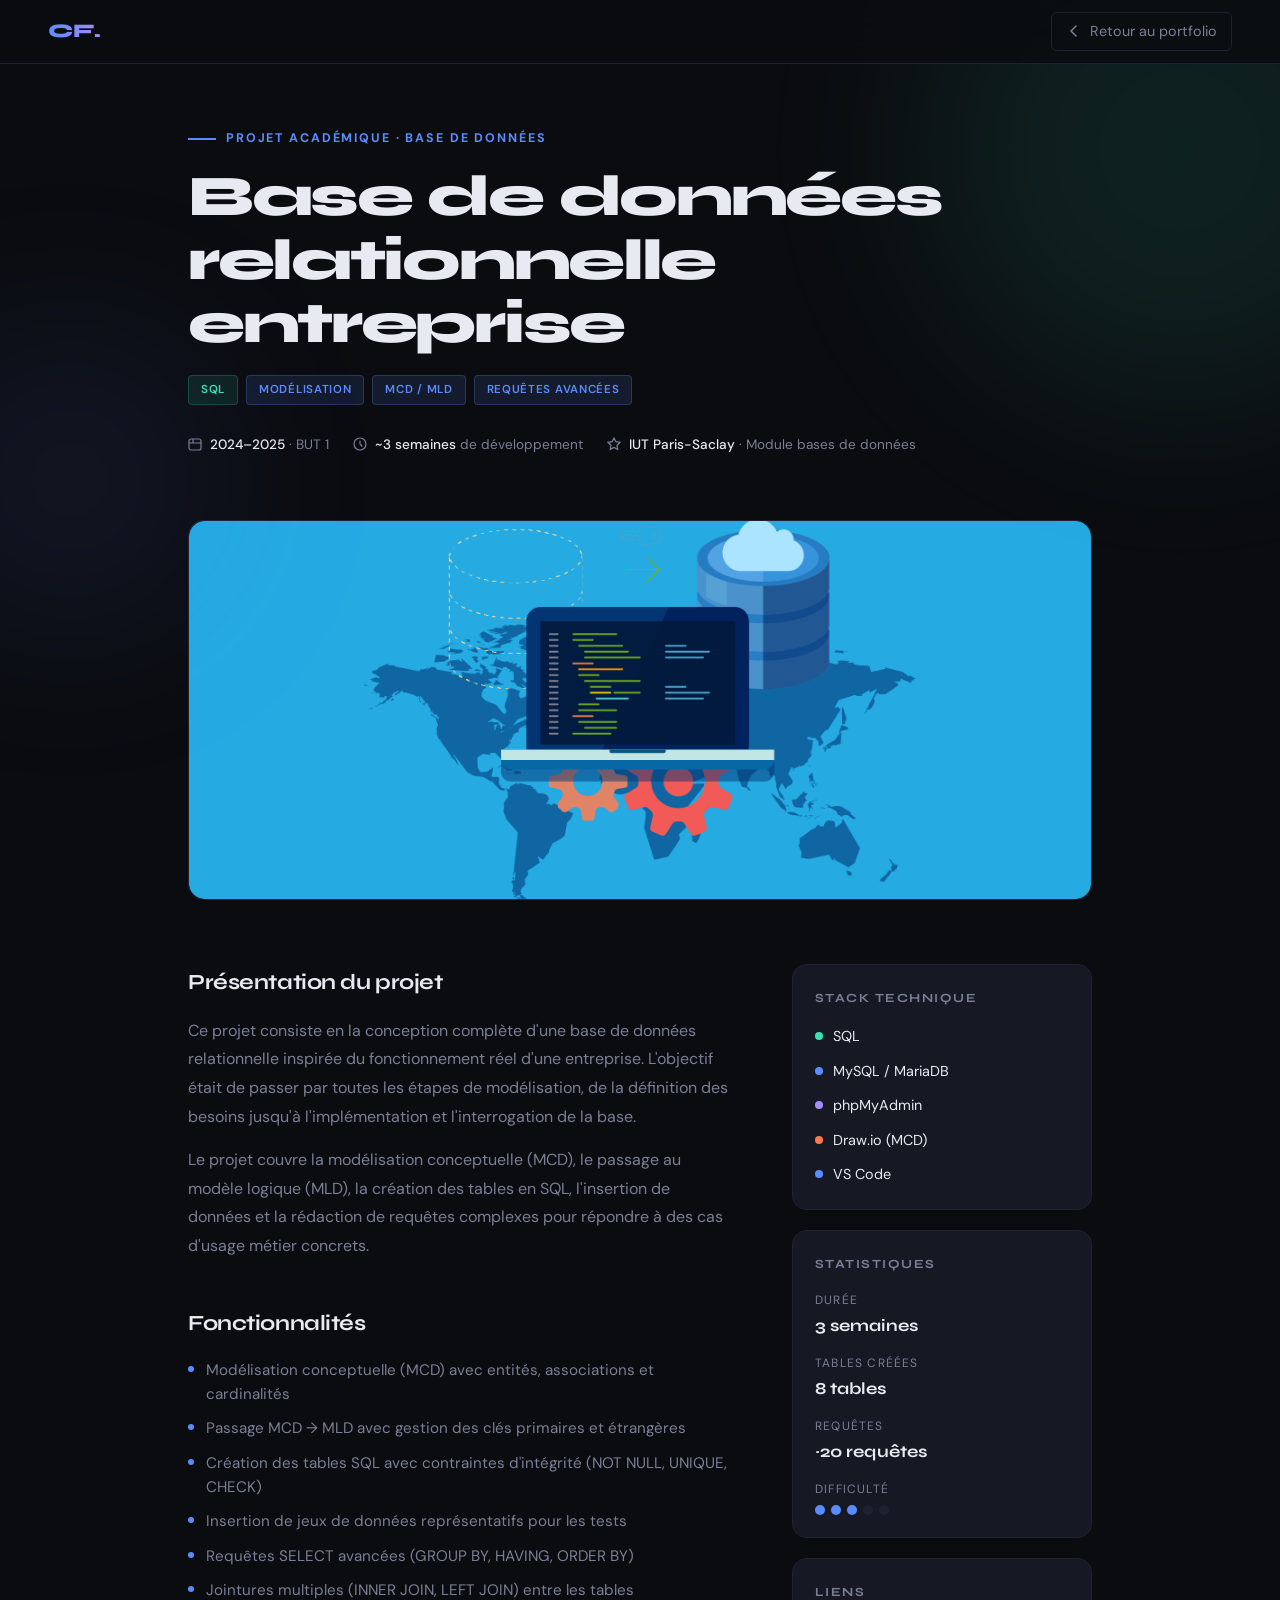
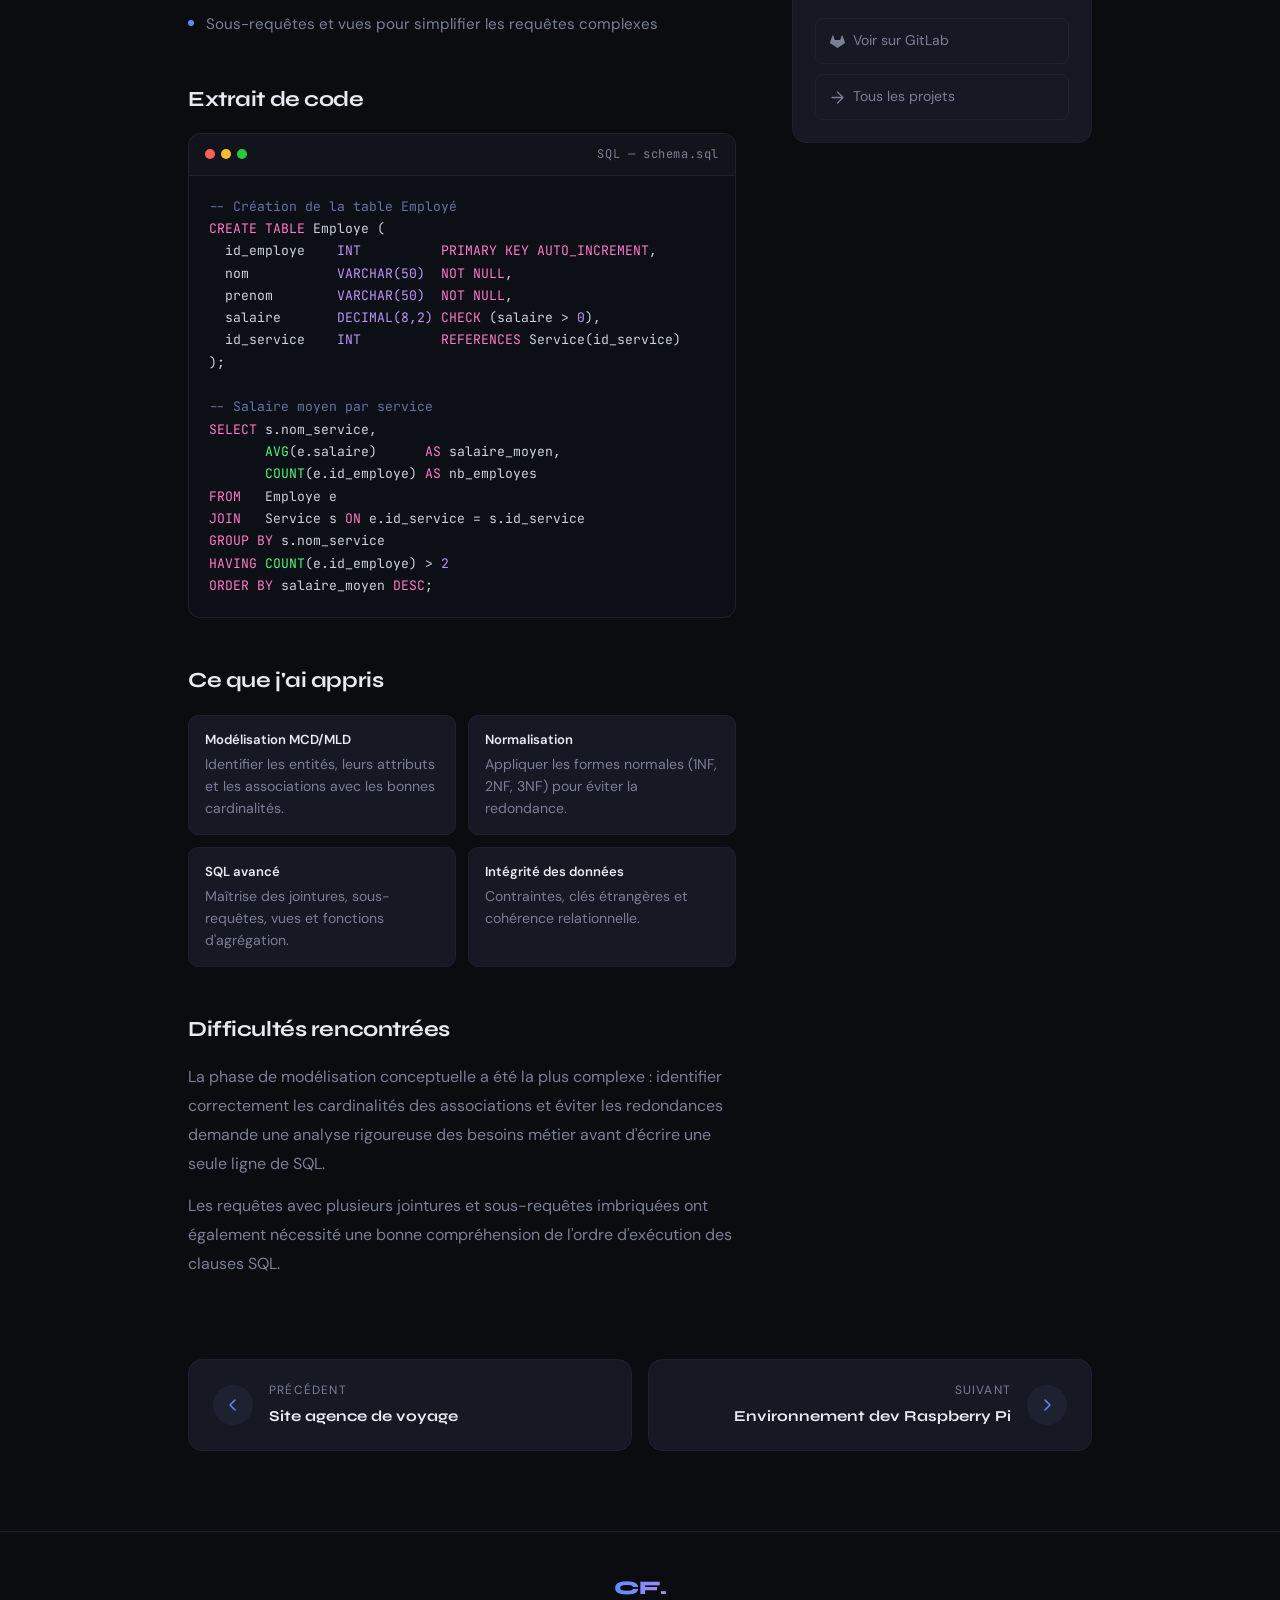
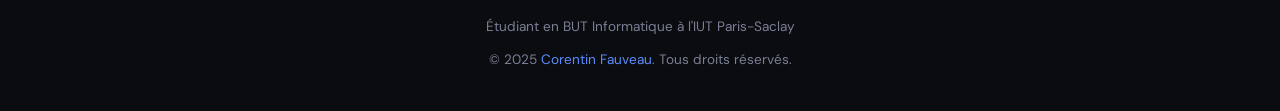
<file: projet-3.html>
<!DOCTYPE html>
<html lang="fr">
<head>
  <meta charset="UTF-8"/>
  <meta name="viewport" content="width=device-width, initial-scale=1.0"/>
  <title>Base de données entreprise — Corentin Fauveau</title>
  <link rel="preconnect" href="https://fonts.googleapis.com"/>
  <link rel="preconnect" href="https://fonts.gstatic.com" crossorigin/>
  <link href="https://fonts.googleapis.com/css2?family=Syne:wght@400;600;700;800&family=DM+Sans:opsz,wght@9..40,300;9..40,400;9..40,500&family=JetBrains+Mono:wght@400;500&display=swap" rel="stylesheet"/>
  <link rel="stylesheet" href="project-style.css"/>
</head>
<body>

<nav>
  <a href="index.html" class="nav-logo">CF.</a>
  <a href="index.html#projects" class="nav-back">
    <svg width="16" height="16" viewBox="0 0 16 16" fill="none"><path d="M10 3L5 8l5 5" stroke="currentColor" stroke-width="1.5" stroke-linecap="round" stroke-linejoin="round"/></svg>
    Retour au portfolio
  </a>
</nav>

<div class="project-hero-orb orb-a" style="background:var(--c-accent3)"></div>
<div class="project-hero-orb orb-b" style="background:var(--c-accent)"></div>

<div class="project-hero">
  <div class="project-eyebrow reveal">Projet académique · Base de données</div>
  <h1 class="reveal">Base de données<br>relationnelle entreprise</h1>
  <div class="project-hero-tags reveal reveal-delay-1">
    <span class="tag tag-teal">SQL</span>
    <span class="tag">Modélisation</span>
    <span class="tag">MCD / MLD</span>
    <span class="tag">Requêtes avancées</span>
  </div>
  <div class="project-hero-meta reveal reveal-delay-2">
    <div class="meta-item">
      <svg width="14" height="14" viewBox="0 0 14 14" fill="none"><rect x="1" y="2" width="12" height="11" rx="2" stroke="currentColor" stroke-width="1.2"/><path d="M1 6h12M5 2v4" stroke="currentColor" stroke-width="1.2" stroke-linecap="round"/></svg>
      <span><strong>2024–2025</strong> · BUT 1</span>
    </div>
    <div class="meta-item">
      <svg width="14" height="14" viewBox="0 0 14 14" fill="none"><circle cx="7" cy="7" r="6" stroke="currentColor" stroke-width="1.2"/><path d="M7 4v3l2 2" stroke="currentColor" stroke-width="1.2" stroke-linecap="round"/></svg>
      <span><strong>~3 semaines</strong> de développement</span>
    </div>
    <div class="meta-item">
      <svg width="14" height="14" viewBox="0 0 14 14" fill="none"><path d="M7 1l1.8 3.6L13 5.3l-3 2.9.7 4.1L7 10.4l-3.7 1.9.7-4.1-3-2.9 4.2-.7z" stroke="currentColor" stroke-width="1.2"/></svg>
      <span><strong>IUT Paris-Saclay</strong> · Module bases de données</span>
    </div>
  </div>
</div>

<div class="project-main-img reveal">
  <div class="img-placeholder" style="background:linear-gradient(135deg,#0f2a2a,#1a4040)">
    <img src="images/basedonnee.png" alt="Base de données entreprise">
  </div>
</div>

<div class="project-content">
  <div class="project-main">

    <div class="content-block reveal">
      <h2>Présentation du projet</h2>
      <p>Ce projet consiste en la conception complète d'une base de données relationnelle inspirée du fonctionnement réel d'une entreprise. L'objectif était de passer par toutes les étapes de modélisation, de la définition des besoins jusqu'à l'implémentation et l'interrogation de la base.</p>
      <p>Le projet couvre la modélisation conceptuelle (MCD), le passage au modèle logique (MLD), la création des tables en SQL, l'insertion de données et la rédaction de requêtes complexes pour répondre à des cas d'usage métier concrets.</p>
    </div>

    <div class="content-block reveal">
      <h2>Fonctionnalités</h2>
      <ul class="feature-list">
        <li>Modélisation conceptuelle (MCD) avec entités, associations et cardinalités</li>
        <li>Passage MCD → MLD avec gestion des clés primaires et étrangères</li>
        <li>Création des tables SQL avec contraintes d'intégrité (NOT NULL, UNIQUE, CHECK)</li>
        <li>Insertion de jeux de données représentatifs pour les tests</li>
        <li>Requêtes SELECT avancées (GROUP BY, HAVING, ORDER BY)</li>
        <li>Jointures multiples (INNER JOIN, LEFT JOIN) entre les tables</li>
        <li>Sous-requêtes et vues pour simplifier les requêtes complexes</li>
      </ul>
    </div>

    <div class="content-block reveal">
      <h2>Extrait de code</h2>
      <div class="code-block">
        <div class="code-block-header">
          <div class="code-dots"><span></span><span></span><span></span></div>
          <span class="code-lang">SQL — schema.sql</span>
        </div>
        <pre><span class="cm">-- Création de la table Employé</span>
<span class="kw">CREATE TABLE</span> Employe (
  id_employe    <span class="nb">INT</span>          <span class="kw">PRIMARY KEY AUTO_INCREMENT</span>,
  nom           <span class="nb">VARCHAR(50)</span>  <span class="kw">NOT NULL</span>,
  prenom        <span class="nb">VARCHAR(50)</span>  <span class="kw">NOT NULL</span>,
  salaire       <span class="nb">DECIMAL(8,2)</span> <span class="kw">CHECK</span> (salaire > <span class="nb">0</span>),
  id_service    <span class="nb">INT</span>          <span class="kw">REFERENCES</span> Service(id_service)
);

<span class="cm">-- Salaire moyen par service</span>
<span class="kw">SELECT</span> s.nom_service,
       <span class="fn">AVG</span>(e.salaire)      <span class="kw">AS</span> salaire_moyen,
       <span class="fn">COUNT</span>(e.id_employe) <span class="kw">AS</span> nb_employes
<span class="kw">FROM</span>   Employe e
<span class="kw">JOIN</span>   Service s <span class="kw">ON</span> e.id_service = s.id_service
<span class="kw">GROUP BY</span> s.nom_service
<span class="kw">HAVING</span> <span class="fn">COUNT</span>(e.id_employe) > <span class="nb">2</span>
<span class="kw">ORDER BY</span> salaire_moyen <span class="kw">DESC</span>;</pre>
      </div>
    </div>

    <div class="content-block reveal">
      <h2>Ce que j'ai appris</h2>
      <div class="learning-grid">
        <div class="learning-item"><strong>Modélisation MCD/MLD</strong>Identifier les entités, leurs attributs et les associations avec les bonnes cardinalités.</div>
        <div class="learning-item"><strong>Normalisation</strong>Appliquer les formes normales (1NF, 2NF, 3NF) pour éviter la redondance.</div>
        <div class="learning-item"><strong>SQL avancé</strong>Maîtrise des jointures, sous-requêtes, vues et fonctions d'agrégation.</div>
        <div class="learning-item"><strong>Intégrité des données</strong>Contraintes, clés étrangères et cohérence relationnelle.</div>
      </div>
    </div>

    <div class="content-block reveal">
      <h2>Difficultés rencontrées</h2>
      <p>La phase de modélisation conceptuelle a été la plus complexe : identifier correctement les cardinalités des associations et éviter les redondances demande une analyse rigoureuse des besoins métier avant d'écrire une seule ligne de SQL.</p>
      <p>Les requêtes avec plusieurs jointures et sous-requêtes imbriquées ont également nécessité une bonne compréhension de l'ordre d'exécution des clauses SQL.</p>
    </div>

  </div>

  <aside class="project-sidebar">
    <div class="sidebar-card reveal">
      <h3>Stack technique</h3>
      <div class="sidebar-stack">
        <div class="stack-item"><div class="stack-dot teal"></div>SQL</div>
        <div class="stack-item"><div class="stack-dot"></div>MySQL / MariaDB</div>
        <div class="stack-item"><div class="stack-dot purple"></div>phpMyAdmin</div>
        <div class="stack-item"><div class="stack-dot coral"></div>Draw.io (MCD)</div>
        <div class="stack-item"><div class="stack-dot"></div>VS Code</div>
      </div>
    </div>
    <div class="sidebar-card reveal reveal-delay-1">
      <h3>Statistiques</h3>
      <div class="sidebar-stats">
        <div class="stat"><span class="stat-label">Durée</span><span class="stat-value">3 semaines</span></div>
        <div class="stat"><span class="stat-label">Tables créées</span><span class="stat-value">8 tables</span></div>
        <div class="stat"><span class="stat-label">Requêtes</span><span class="stat-value">~20 requêtes</span></div>
        <div class="stat">
          <span class="stat-label">Difficulté</span>
          <div class="difficulty-bar">
            <div class="diff-dot filled"></div><div class="diff-dot filled"></div><div class="diff-dot filled"></div><div class="diff-dot"></div><div class="diff-dot"></div>
          </div>
        </div>
      </div>
    </div>
    <div class="sidebar-card reveal reveal-delay-2">
      <h3>Liens</h3>
      <div class="sidebar-links">
        <a href="#" class="sidebar-link">
          <svg width="15" height="15" viewBox="0 0 16 16" fill="currentColor"><path d="M15.97 9.058l-.895-2.756L13.3 1.7a.37.37 0 00-.703 0L10.82 6.3H5.18L3.403 1.7a.37.37 0 00-.703 0L.925 6.302.03 9.058a.704.704 0 00.256.787L8 15.002l7.714-5.157a.704.704 0 00.256-.787"/></svg>
          Voir sur GitLab
        </a>
        <a href="index.html#projects" class="sidebar-link">
          <svg width="15" height="15" viewBox="0 0 15 15" fill="none"><path d="M2 7.5h11M7.5 2l5.5 5.5-5.5 5.5" stroke="currentColor" stroke-width="1.3" stroke-linecap="round" stroke-linejoin="round"/></svg>
          Tous les projets
        </a>
      </div>
    </div>
  </aside>
</div>

<div class="project-nav">
  <a href="projet-2.html" class="project-nav-btn">
    <div class="nav-btn-icon"><svg width="16" height="16" viewBox="0 0 16 16" fill="none"><path d="M10 3L5 8l5 5" stroke="currentColor" stroke-width="1.5" stroke-linecap="round" stroke-linejoin="round"/></svg></div>
    <div><div class="nav-btn-label">Précédent</div><div class="nav-btn-title">Site agence de voyage</div></div>
  </a>
  <a href="projet-4.html" class="project-nav-btn next">
    <div class="nav-btn-icon"><svg width="16" height="16" viewBox="0 0 16 16" fill="none"><path d="M6 3l5 5-5 5" stroke="currentColor" stroke-width="1.5" stroke-linecap="round" stroke-linejoin="round"/></svg></div>
    <div><div class="nav-btn-label">Suivant</div><div class="nav-btn-title">Environnement dev Raspberry Pi</div></div>
  </a>
</div>

<footer>
  <div class="footer-inner">
    <a href="index.html" class="nav-logo">CF.</a>
    <p>Étudiant en BUT Informatique à l'IUT Paris-Saclay</p>
    <p class="footer-copy">© 2025 <span>Corentin Fauveau</span>. Tous droits réservés.</p>
  </div>
</footer>

<script>
  const obs = new IntersectionObserver(e => e.forEach(x => { if(x.isIntersecting){x.target.classList.add('visible');obs.unobserve(x.target);} }), {threshold:.1});
  document.querySelectorAll('.reveal').forEach(el => obs.observe(el));
</script>
</body>
</html>
</file>
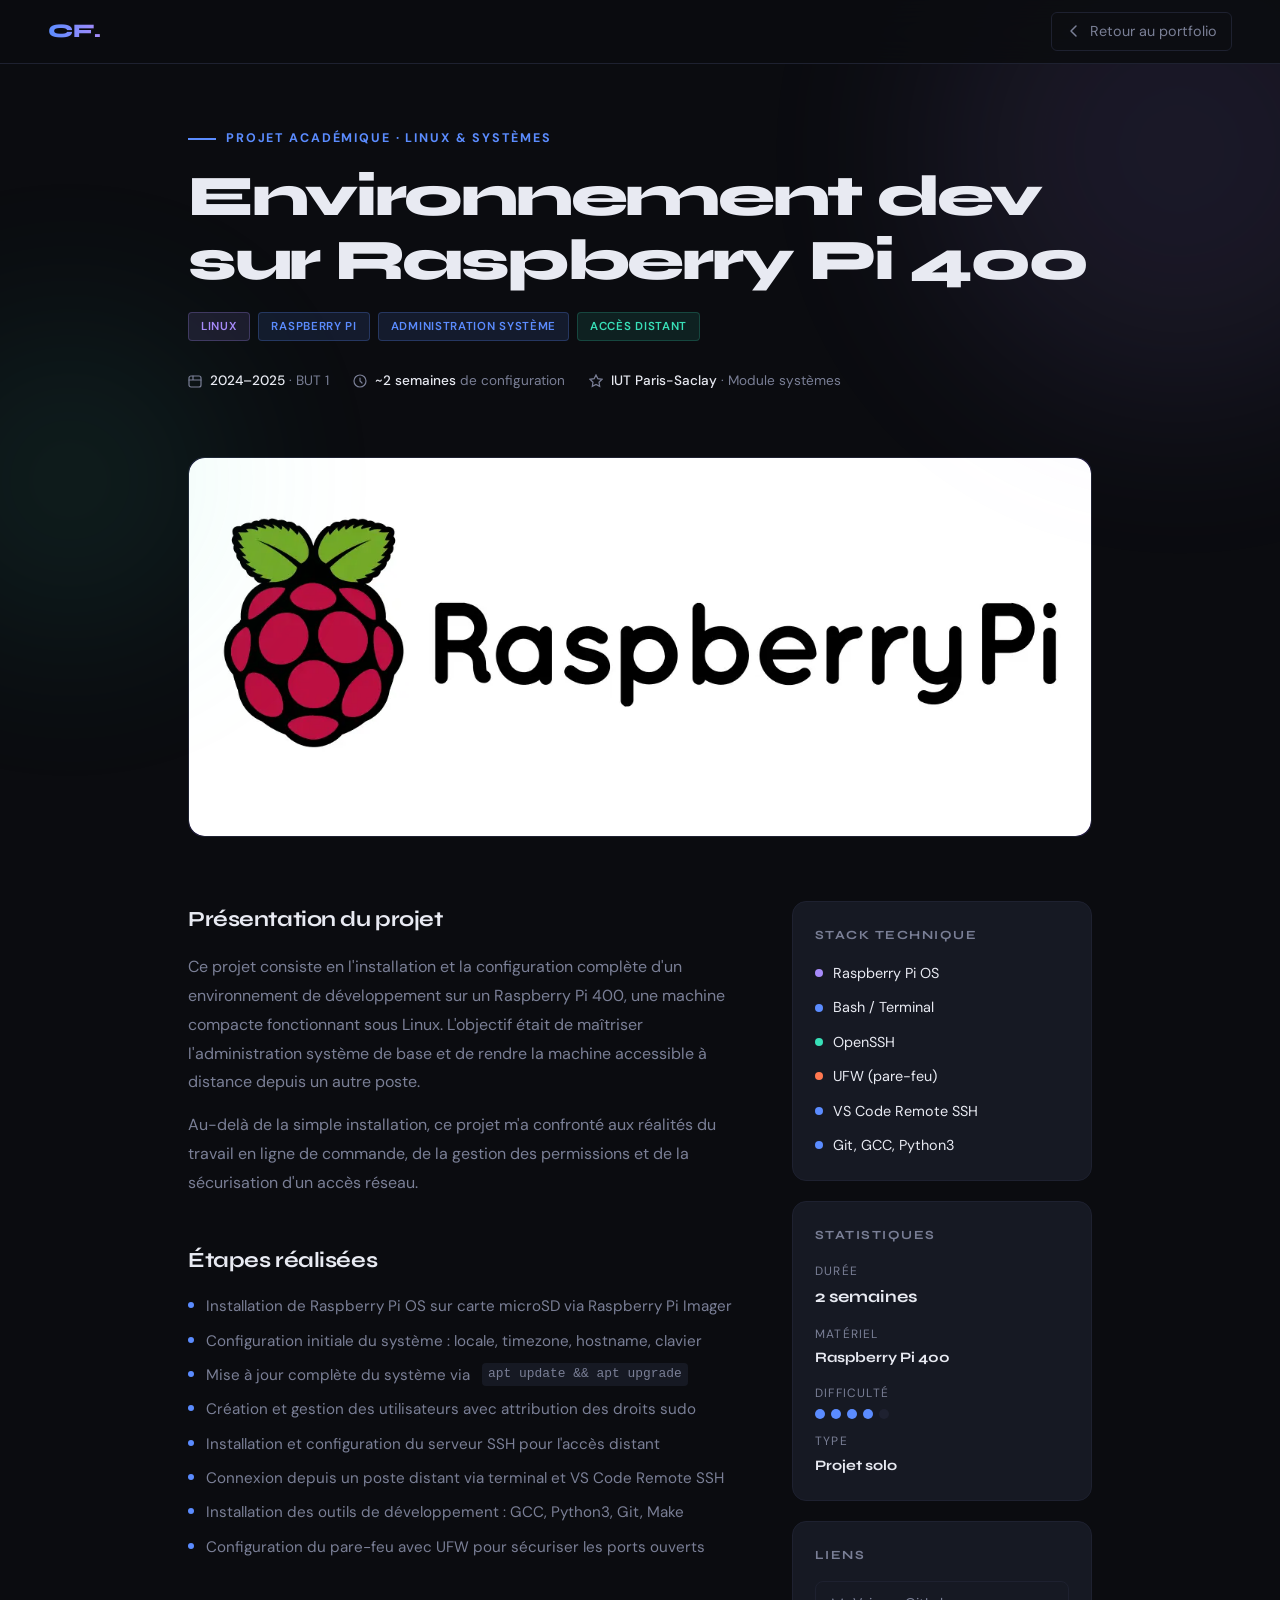
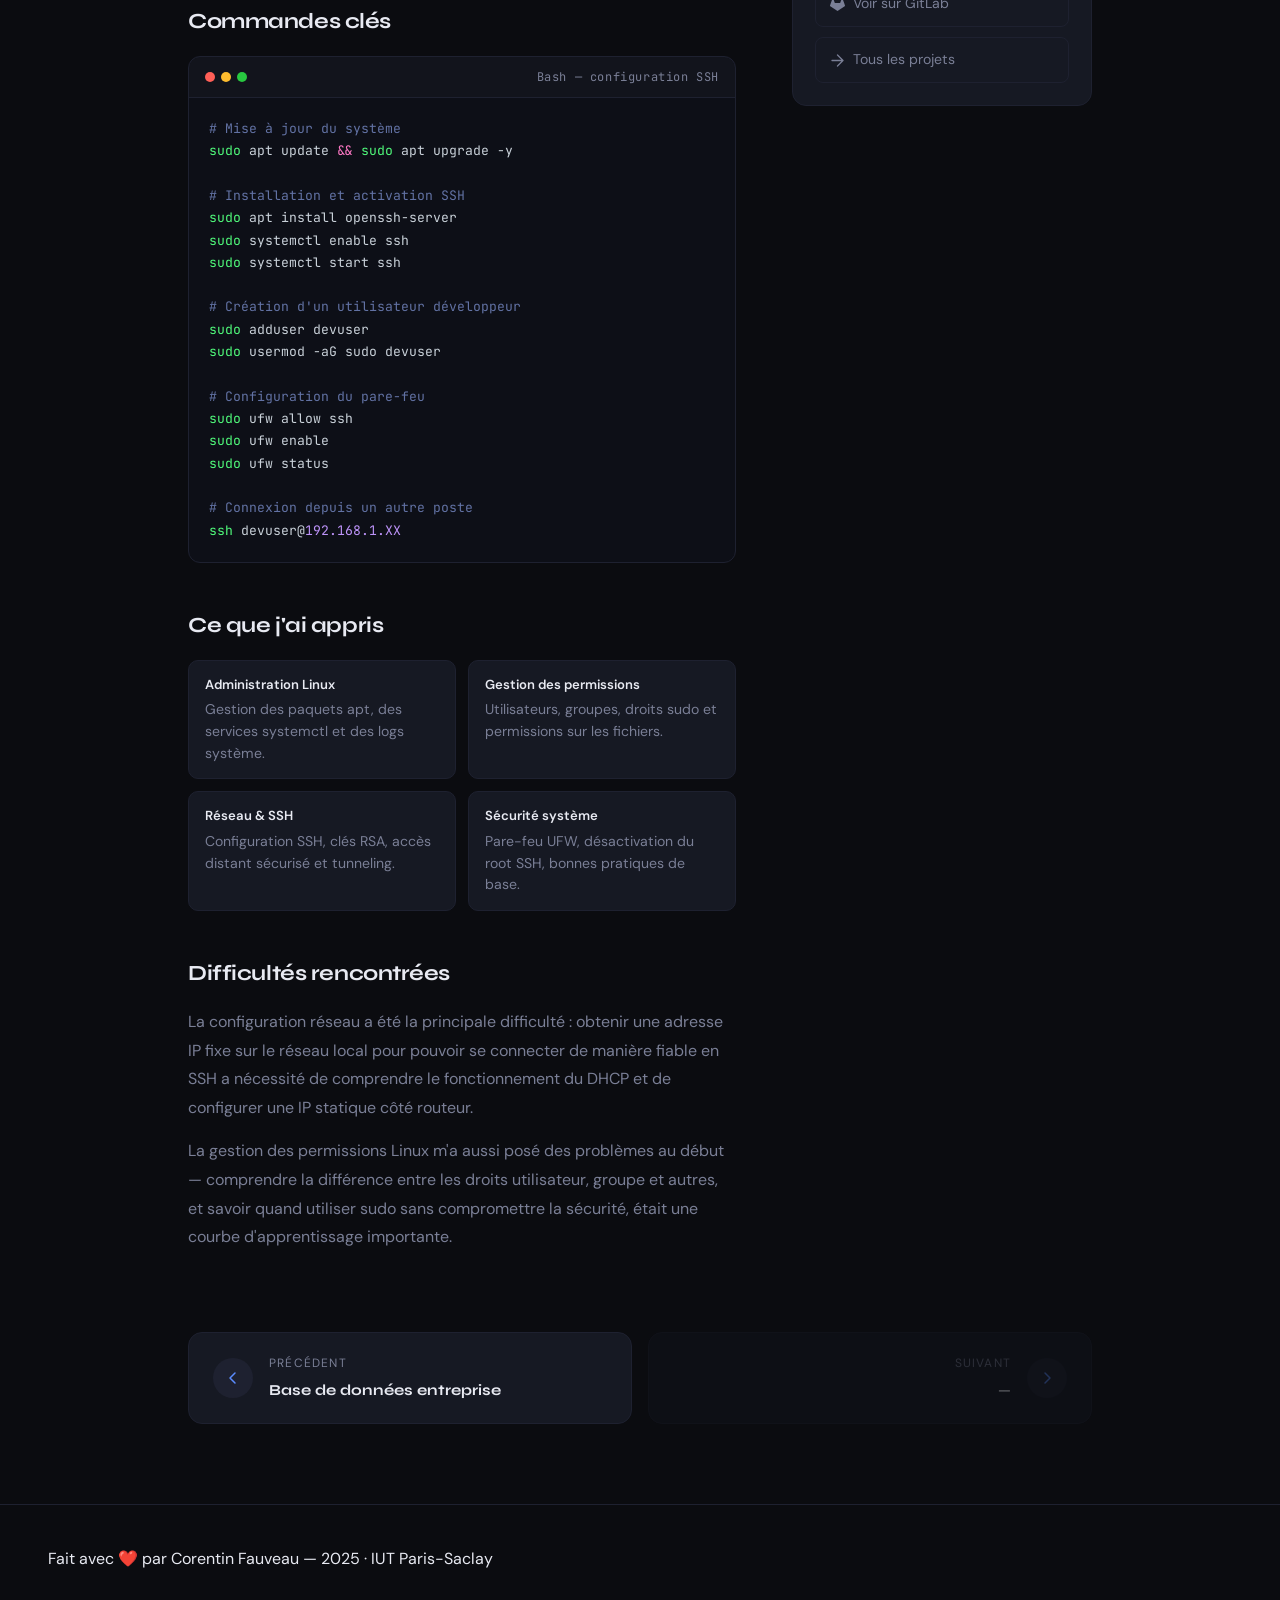
<file: projet-4.html>
<!DOCTYPE html>
<html lang="fr">
<head>
  <meta charset="UTF-8" />
  <meta name="viewport" content="width=device-width, initial-scale=1.0" />
  <title>Raspberry Pi — Corentin Fauveau</title>
  <link rel="preconnect" href="https://fonts.googleapis.com" />
  <link rel="preconnect" href="https://fonts.gstatic.com" crossorigin />
  <link href="https://fonts.googleapis.com/css2?family=Syne:wght@400;600;700;800&family=DM+Sans:opsz,wght@9..40,300;9..40,400;9..40,500&family=JetBrains+Mono:wght@400;500&display=swap" rel="stylesheet" />
  <link rel="stylesheet" href="project-style.css" />
</head>
<body>

  <nav>
    <a href="index.html" class="nav-logo">CF.</a>
    <a href="index.html#projects" class="nav-back">
      <svg width="16" height="16" viewBox="0 0 16 16" fill="none"><path d="M10 3L5 8l5 5" stroke="currentColor" stroke-width="1.5" stroke-linecap="round" stroke-linejoin="round"/></svg>
      Retour au portfolio
    </a>
  </nav>

  <div class="project-hero-orb orb-a" style="background:var(--c-accent2)"></div>
  <div class="project-hero-orb orb-b" style="background:var(--c-accent3)"></div>

  <div class="project-hero">
    <div class="project-eyebrow reveal">Projet académique · Linux & Systèmes</div>
    <h1 class="reveal">Environnement dev<br>sur Raspberry Pi 400</h1>
    <div class="project-hero-tags reveal reveal-delay-1">
      <span class="tag tag-purple">Linux</span>
      <span class="tag">Raspberry Pi</span>
      <span class="tag">Administration système</span>
      <span class="tag tag-teal">Accès distant</span>
    </div>
    <div class="project-hero-meta reveal reveal-delay-2">
      <div class="meta-item">
        <svg width="14" height="14" viewBox="0 0 14 14" fill="none"><rect x="1" y="2" width="12" height="11" rx="2" stroke="currentColor" stroke-width="1.2"/><path d="M1 6h12M5 2v4" stroke="currentColor" stroke-width="1.2" stroke-linecap="round"/></svg>
        <span><strong>2024–2025</strong> · BUT 1</span>
      </div>
      <div class="meta-item">
        <svg width="14" height="14" viewBox="0 0 14 14" fill="none"><circle cx="7" cy="7" r="6" stroke="currentColor" stroke-width="1.2"/><path d="M7 4v3l2 2" stroke="currentColor" stroke-width="1.2" stroke-linecap="round"/></svg>
        <span><strong>~2 semaines</strong> de configuration</span>
      </div>
      <div class="meta-item">
        <svg width="14" height="14" viewBox="0 0 14 14" fill="none"><path d="M7 1l1.8 3.6L13 5.3l-3 2.9.7 4.1L7 10.4l-3.7 1.9.7-4.1-3-2.9 4.2-.7z" stroke="currentColor" stroke-width="1.2"/></svg>
        <span><strong>IUT Paris-Saclay</strong> · Module systèmes</span>
      </div>
    </div>
  </div>

  <div class="project-main-img reveal">
    <div class="img-placeholder" style="background:linear-gradient(135deg,#1a0f3a,#2f1a5e)">
      <img src="images/rasberry.png" alt="Raspberry Pi 400">
    </div>
  </div>

  <div class="project-content">
    <div class="project-main">

      <div class="content-block reveal">
        <h2>Présentation du projet</h2>
        <p>Ce projet consiste en l'installation et la configuration complète d'un environnement de développement sur un Raspberry Pi 400, une machine compacte fonctionnant sous Linux. L'objectif était de maîtriser l'administration système de base et de rendre la machine accessible à distance depuis un autre poste.</p>
        <p>Au-delà de la simple installation, ce projet m'a confronté aux réalités du travail en ligne de commande, de la gestion des permissions et de la sécurisation d'un accès réseau.</p>
      </div>

      <div class="content-block reveal">
        <h2>Étapes réalisées</h2>
        <ul class="feature-list">
          <li>Installation de Raspberry Pi OS sur carte microSD via Raspberry Pi Imager</li>
          <li>Configuration initiale du système : locale, timezone, hostname, clavier</li>
          <li>Mise à jour complète du système via <code style="background:var(--c-card);padding:1px 6px;border-radius:4px;font-size:.85em">apt update && apt upgrade</code></li>
          <li>Création et gestion des utilisateurs avec attribution des droits sudo</li>
          <li>Installation et configuration du serveur SSH pour l'accès distant</li>
          <li>Connexion depuis un poste distant via terminal et VS Code Remote SSH</li>
          <li>Installation des outils de développement : GCC, Python3, Git, Make</li>
          <li>Configuration du pare-feu avec UFW pour sécuriser les ports ouverts</li>
        </ul>
      </div>

      <div class="content-block reveal">
        <h2>Commandes clés</h2>
        <div class="code-block">
          <div class="code-block-header">
            <div class="code-dots"><span></span><span></span><span></span></div>
            <span class="code-lang">Bash — configuration SSH</span>
          </div>
          <pre><span class="cm"># Mise à jour du système</span>
<span class="fn">sudo</span> apt update <span class="kw">&&</span> <span class="fn">sudo</span> apt upgrade -y

<span class="cm"># Installation et activation SSH</span>
<span class="fn">sudo</span> apt install openssh-server
<span class="fn">sudo</span> systemctl enable ssh
<span class="fn">sudo</span> systemctl start ssh

<span class="cm"># Création d'un utilisateur développeur</span>
<span class="fn">sudo</span> adduser devuser
<span class="fn">sudo</span> usermod -aG sudo devuser

<span class="cm"># Configuration du pare-feu</span>
<span class="fn">sudo</span> ufw allow ssh
<span class="fn">sudo</span> ufw enable
<span class="fn">sudo</span> ufw status

<span class="cm"># Connexion depuis un autre poste</span>
<span class="fn">ssh</span> devuser@<span class="nb">192.168.1.XX</span></pre>
        </div>
      </div>


      <div class="content-block reveal">
        <h2>Ce que j'ai appris</h2>
        <div class="learning-grid">
          <div class="learning-item">
            <strong>Administration Linux</strong>
            Gestion des paquets apt, des services systemctl et des logs système.
          </div>
          <div class="learning-item">
            <strong>Gestion des permissions</strong>
            Utilisateurs, groupes, droits sudo et permissions sur les fichiers.
          </div>
          <div class="learning-item">
            <strong>Réseau & SSH</strong>
            Configuration SSH, clés RSA, accès distant sécurisé et tunneling.
          </div>
          <div class="learning-item">
            <strong>Sécurité système</strong>
            Pare-feu UFW, désactivation du root SSH, bonnes pratiques de base.
          </div>
        </div>
      </div>

      <div class="content-block reveal">
        <h2>Difficultés rencontrées</h2>
        <p>La configuration réseau a été la principale difficulté : obtenir une adresse IP fixe sur le réseau local pour pouvoir se connecter de manière fiable en SSH a nécessité de comprendre le fonctionnement du DHCP et de configurer une IP statique côté routeur.</p>
        <p>La gestion des permissions Linux m'a aussi posé des problèmes au début — comprendre la différence entre les droits utilisateur, groupe et autres, et savoir quand utiliser sudo sans compromettre la sécurité, était une courbe d'apprentissage importante.</p>
      </div>

    </div>

    <aside class="project-sidebar">

      <div class="sidebar-card reveal">
        <h3>Stack technique</h3>
        <div class="sidebar-stack">
          <div class="stack-item"><div class="stack-dot purple"></div>Raspberry Pi OS</div>
          <div class="stack-item"><div class="stack-dot"></div>Bash / Terminal</div>
          <div class="stack-item"><div class="stack-dot teal"></div>OpenSSH</div>
          <div class="stack-item"><div class="stack-dot coral"></div>UFW (pare-feu)</div>
          <div class="stack-item"><div class="stack-dot"></div>VS Code Remote SSH</div>
          <div class="stack-item"><div class="stack-dot"></div>Git, GCC, Python3</div>
        </div>
      </div>

      <div class="sidebar-card reveal reveal-delay-1">
        <h3>Statistiques</h3>
        <div class="sidebar-stats">
          <div class="stat">
            <span class="stat-label">Durée</span>
            <span class="stat-value">2 semaines</span>
          </div>
          <div class="stat">
            <span class="stat-label">Matériel</span>
            <span class="stat-value" style="font-size:.9rem">Raspberry Pi 400</span>
          </div>
          <div class="stat">
            <span class="stat-label">Difficulté</span>
            <div class="difficulty-bar">
              <div class="diff-dot filled"></div>
              <div class="diff-dot filled"></div>
              <div class="diff-dot filled"></div>
              <div class="diff-dot filled"></div>
              <div class="diff-dot"></div>
            </div>
          </div>
          <div class="stat">
            <span class="stat-label">Type</span>
            <span class="stat-value" style="font-size:.9rem">Projet solo</span>
          </div>
        </div>
      </div>

      <div class="sidebar-card reveal reveal-delay-2">
        <h3>Liens</h3>
        <div class="sidebar-links">
          <a href="#" class="sidebar-link">
            <svg width="15" height="15" viewBox="0 0 16 16" fill="currentColor"><path d="M15.97 9.058l-.895-2.756L13.3 1.7a.37.37 0 00-.703 0L10.82 6.3H5.18L3.403 1.7a.37.37 0 00-.703 0L.925 6.302.03 9.058a.704.704 0 00.256.787L8 15.002l7.714-5.157a.704.704 0 00.256-.787"/></svg>
            Voir sur GitLab
          </a>
          <a href="index.html#projects" class="sidebar-link">
            <svg width="15" height="15" viewBox="0 0 15 15" fill="none"><path d="M2 7.5h11M7.5 2l5.5 5.5-5.5 5.5" stroke="currentColor" stroke-width="1.3" stroke-linecap="round" stroke-linejoin="round"/></svg>
            Tous les projets
          </a>
        </div>
      </div>

    </aside>
  </div>

  <div class="project-nav">
    <a href="projet-3.html" class="project-nav-btn">
      <div class="nav-btn-icon">
        <svg width="16" height="16" viewBox="0 0 16 16" fill="none"><path d="M10 3L5 8l5 5" stroke="currentColor" stroke-width="1.5" stroke-linecap="round" stroke-linejoin="round"/></svg>
      </div>
      <div>
        <div class="nav-btn-label">Précédent</div>
        <div class="nav-btn-title">Base de données entreprise</div>
      </div>
    </a>
    <a href="#" class="project-nav-btn next disabled">
      <div class="nav-btn-icon">
        <svg width="16" height="16" viewBox="0 0 16 16" fill="none"><path d="M6 3l5 5-5 5" stroke="currentColor" stroke-width="1.5" stroke-linecap="round" stroke-linejoin="round"/></svg>
      </div>
      <div>
        <div class="nav-btn-label">Suivant</div>
        <div class="nav-btn-title">—</div>
      </div>
    </a>
  </div>

  <footer>
    <p>Fait avec ❤️ par <span>Corentin Fauveau</span> — 2025 · IUT Paris-Saclay</p>
  </footer>

  <script>
    const revealObs = new IntersectionObserver((entries) => {
      entries.forEach(e => { if (e.isIntersecting) { e.target.classList.add('visible'); revealObs.unobserve(e.target); } });
    }, { threshold: 0.1 });
    document.querySelectorAll('.reveal').forEach(el => revealObs.observe(el));
  </script>
</body>
</html>
</file>
<file: style.css>
*, *::before, *::after { box-sizing: border-box; margin: 0; padding: 0; }

:root {
  --c-bg:       #0b0c10;
  --c-surface:  #13151c;
  --c-border:   #1e2130;
  --c-accent:   #5b8cff;
  --c-accent2:  #a78bfa;
  --c-accent3:  #38e0b8;
  --c-text:     #e8eaf2;
  --c-muted:    #7a7f96;
  --c-card:     #161923;
  --nav-h:      64px;
  --font-head:  'Syne', sans-serif;
  --font-body:  'DM Sans', sans-serif;
  --ease:       cubic-bezier(.4,0,.2,1);
}

html { scroll-behavior: smooth; }

body {
  background: var(--c-bg);
  color: var(--c-text);
  font-family: var(--font-body);
  font-size: 16px;
  line-height: 1.7;
  overflow-x: hidden;
}

/* ─── CURSOR ─── */
.cursor {
  width: 10px; height: 10px;
  background: var(--c-accent);
  border-radius: 50%;
  position: fixed; pointer-events: none; z-index: 9999;
  transform: translate(-50%, -50%);
  transition: width .2s var(--ease), height .2s var(--ease), background .2s;
  mix-blend-mode: screen;
}
.cursor-ring {
  width: 36px; height: 36px;
  border: 1.5px solid var(--c-accent);
  border-radius: 50%;
  position: fixed; pointer-events: none; z-index: 9998;
  transform: translate(-50%, -50%);
  transition: transform .08s linear, width .2s var(--ease), height .2s var(--ease), border-color .2s;
  opacity: .5;
}
body.hovering .cursor { width: 18px; height: 18px; background: var(--c-accent2); }
body.hovering .cursor-ring { width: 52px; height: 52px; border-color: var(--c-accent2); }

/* ─── NAV ─── */
nav {
  position: fixed; top: 0; left: 0; right: 0; z-index: 1000;
  height: var(--nav-h);
  display: flex; align-items: center; justify-content: space-between;
  padding: 0 48px;
  background: rgba(11,12,16,.8);
  backdrop-filter: blur(20px);
  border-bottom: 1px solid transparent;
  transition: border-color .3s, background .3s;
}
nav.scrolled { border-color: var(--c-border); }

.nav-logo {
  font-family: var(--font-head);
  font-weight: 800;
  font-size: 1.2rem;
  letter-spacing: -.02em;
  background: linear-gradient(90deg, var(--c-accent), var(--c-accent2));
  -webkit-background-clip: text; -webkit-text-fill-color: transparent;
  text-decoration: none;
}

.nav-links { display: flex; gap: 8px; list-style: none; }
.nav-links a {
  color: var(--c-muted);
  text-decoration: none;
  font-size: .9rem;
  font-weight: 500;
  padding: 6px 14px;
  border-radius: 6px;
  transition: color .2s, background .2s;
  letter-spacing: .01em;
}
.nav-links a:hover { color: var(--c-text); background: var(--c-border); }
.nav-links a.active { color: var(--c-accent); }

.nav-burger {
  display: none; flex-direction: column; gap: 5px;
  background: none; border: none; cursor: pointer; padding: 4px;
}
.nav-burger span {
  display: block; width: 22px; height: 2px;
  background: var(--c-text); border-radius: 2px;
  transition: transform .3s var(--ease), opacity .3s;
}
.nav-burger.open span:nth-child(1) { transform: translateY(7px) rotate(45deg); }
.nav-burger.open span:nth-child(2) { opacity: 0; }
.nav-burger.open span:nth-child(3) { transform: translateY(-7px) rotate(-45deg); }

.nav-drawer {
  display: none; flex-direction: column; gap: 4px;
  position: fixed; top: var(--nav-h); left: 0; right: 0;
  background: rgba(11,12,16,.97);
  padding: 16px 24px 24px;
  border-bottom: 1px solid var(--c-border);
  transform: translateY(-20px); opacity: 0;
  transition: transform .3s var(--ease), opacity .3s;
  z-index: 999;
}
.nav-drawer.open { transform: translateY(0); opacity: 1; }
.nav-drawer a {
  color: var(--c-muted); text-decoration: none;
  font-size: 1.05rem; padding: 10px 12px; border-radius: 8px;
  transition: color .2s, background .2s;
}
.nav-drawer a:hover { color: var(--c-text); background: var(--c-border); }

/* ─── SECTIONS COMMON ─── */
section { padding: 100px 48px; max-width: 1100px; margin: 0 auto; }
.section-tag {
  font-family: var(--font-head);
  font-size: .78rem; font-weight: 700; letter-spacing: .15em;
  text-transform: uppercase; color: var(--c-accent);
  margin-bottom: 16px;
  display: flex; align-items: center; gap: 10px;
}
.section-tag::before {
  content: ''; display: block;
  width: 28px; height: 2px; background: var(--c-accent);
}
h2 {
  font-family: var(--font-head); font-size: clamp(1.8rem, 4vw, 2.8rem);
  font-weight: 800; letter-spacing: -.03em; line-height: 1.15;
  margin-bottom: 20px; color: var(--c-text);
}
.lead {
  color: var(--c-muted); font-size: 1.05rem;
  max-width: 560px; line-height: 1.75;
  margin-bottom: 48px;
}

/* ─── HERO ─── */
#hero {
  min-height: 100vh; display: flex; align-items: center;
  padding-top: calc(var(--nav-h) + 60px);
  position: relative; overflow: hidden; max-width: 100%;
}
.hero-bg {
  position: absolute; inset: 0; pointer-events: none; z-index: 0;
}
.hero-orb {
  position: absolute; border-radius: 50%;
  filter: blur(80px); opacity: .18;
}
.orb1 { width: 520px; height: 520px; background: var(--c-accent); top: -80px; right: -100px; animation: float1 8s ease-in-out infinite; }
.orb2 { width: 380px; height: 380px; background: var(--c-accent2); bottom: 0; left: -80px; animation: float2 10s ease-in-out infinite; }
.orb3 { width: 260px; height: 260px; background: var(--c-accent3); top: 40%; left: 40%; animation: float1 12s ease-in-out infinite 2s; }
@keyframes float1 { 0%,100%{transform:translateY(0) scale(1)} 50%{transform:translateY(-30px) scale(1.05)} }
@keyframes float2 { 0%,100%{transform:translateY(0)} 50%{transform:translateY(20px)} }

.hero-content { position: relative; z-index: 1; padding: 0 48px; max-width: 1100px; margin: 0 auto; width: 100%; }
.hero-eyebrow {
  display: inline-flex; align-items: center; gap: 8px;
  font-size: .82rem; font-weight: 500; letter-spacing: .1em;
  text-transform: uppercase; color: var(--c-accent3);
  background: rgba(56,224,184,.08);
  border: 1px solid rgba(56,224,184,.2);
  border-radius: 100px; padding: 5px 14px;
  margin-bottom: 28px;
}
.hero-eyebrow::before {
  content: ''; width: 6px; height: 6px;
  border-radius: 50%; background: var(--c-accent3);
  animation: blink 1.5s ease-in-out infinite;
}
@keyframes blink { 0%,100%{opacity:1} 50%{opacity:.3} }

h1 {
  font-family: var(--font-head); font-size: clamp(2.8rem, 7vw, 5.5rem);
  font-weight: 800; letter-spacing: -.04em; line-height: 1.05;
  margin-bottom: 24px;
}
.h1-gradient {
  background: linear-gradient(135deg, var(--c-text) 30%, var(--c-accent) 70%, var(--c-accent2));
  -webkit-background-clip: text; -webkit-text-fill-color: transparent;
}
.hero-sub {
  font-size: 1.1rem; color: var(--c-muted); max-width: 500px;
  line-height: 1.75; margin-bottom: 40px;
}
.hero-ctas { display: flex; gap: 14px; flex-wrap: wrap; }

/* ─── BUTTONS ─── */
.btn {
  display: inline-flex; align-items: center; gap: 8px;
  padding: 13px 28px; border-radius: 10px;
  font-family: var(--font-body); font-size: .95rem; font-weight: 500;
  text-decoration: none; cursor: pointer; border: none;
  position: relative; overflow: hidden;
  transition: transform .15s var(--ease), box-shadow .15s var(--ease);
}
.btn::after {
  content: ''; position: absolute; inset: 0;
  background: rgba(255,255,255,.12);
  opacity: 0; transition: opacity .15s;
}
.btn:hover::after { opacity: 1; }
.btn:active { transform: scale(.96); }
.btn-primary {
  background: linear-gradient(135deg, var(--c-accent), var(--c-accent2));
  color: #fff; box-shadow: 0 0 28px rgba(91,140,255,.3);
}
.btn-primary:hover { box-shadow: 0 0 40px rgba(91,140,255,.5); transform: translateY(-2px); }
.btn-ghost {
  background: transparent; color: var(--c-text);
  border: 1px solid var(--c-border);
}
.btn-ghost:hover { border-color: var(--c-accent); color: var(--c-accent); transform: translateY(-2px); }

/* ─── SCROLL INDICATOR ─── */
.scroll-hint {
  position: absolute; bottom: 36px; left: 50%;
  transform: translateX(-50%);
  display: flex; flex-direction: column; align-items: center; gap: 8px;
  color: var(--c-muted); font-size: .78rem; letter-spacing: .08em; text-transform: uppercase;
  animation: fadeInUp 1s 1.2s both;
}
.scroll-line {
  width: 1.5px; height: 48px;
  background: linear-gradient(var(--c-accent), transparent);
  animation: scrollPulse 1.8s ease-in-out infinite;
}
@keyframes scrollPulse { 0%,100%{transform:scaleY(1);opacity:.6} 50%{transform:scaleY(.6);opacity:1} }

/* ─── ABOUT ─── */
#about { padding-top: 120px; }
.about-grid { display: grid; grid-template-columns: 1fr 1fr; gap: 64px; align-items: start; }
.about-avatar-wrap { display: flex; justify-content: center; }
.about-avatar {
  width: 320px; height: 450px; border-radius: 24px;
  background: linear-gradient(135deg, var(--c-accent), var(--c-accent2), var(--c-accent3));
  display: flex; align-items: center; justify-content: center;
  font-family: var(--font-head); font-size: 5rem; font-weight: 800;
  color: #fff; user-select: none;
  position: relative;
  box-shadow: 0 32px 80px rgba(91,140,255,.2);
  transition: transform .3s var(--ease), box-shadow .3s;
}
.about-avatar:hover { transform: translateY(-6px) rotate(2deg); box-shadow: 0 48px 100px rgba(91,140,255,.3); }
.about-avatar::after {
  content: ''; position: absolute; inset: -3px; border-radius: 26px;
  background: linear-gradient(135deg, var(--c-accent), var(--c-accent2), var(--c-accent3));
  z-index: -1; opacity: .4; filter: blur(16px);
}
.about-avatar img { display:block; border-radius:24px; width:300px;
  -webkit-mask-image: radial-gradient(circle at center,black 40%,transparent 100%);
  mask-image: radial-gradient(circle at center,black 40%,transparent 100%);
}
.about-facts { display: flex; flex-direction: column; gap: 14px; margin-top: 24px; }
.fact {
  display: flex; align-items: center; gap: 12px;
  background: var(--c-card); border: 1px solid var(--c-border);
  border-radius: 10px; padding: 12px 16px;
  font-size: .9rem; color: var(--c-muted);
  transition: border-color .2s, transform .2s;
}
.fact:hover { border-color: var(--c-accent); transform: translateX(4px); }
.fact-icon { font-size: 1.1rem; }
.fact strong { color: var(--c-text); font-weight: 500; }

/* ─── SKILLS ─── */
.skills-grid { display: grid; grid-template-columns: repeat(auto-fill, minmax(280px, 1fr)); gap: 20px; }
.skill-card {
  background: var(--c-card); border: 1px solid var(--c-border);
  border-radius: 14px; padding: 24px;
  transition: border-color .2s var(--ease), transform .2s var(--ease), box-shadow .2s;
  cursor: default;
}
.skill-card:hover {
  border-color: var(--c-accent); transform: translateY(-4px);
  box-shadow: 0 20px 40px rgba(91,140,255,.1);
}
.skill-card-top { display: flex; align-items: center; gap: 12px; margin-bottom: 18px; }
.skill-icon {
  width: 42px; height: 42px; border-radius: 10px;
  display: flex; align-items: center; justify-content: center;
  font-size: 1.3rem; background: var(--c-border);
}
.skill-name { font-family: var(--font-head); font-weight: 700; font-size: 1rem; }
.skill-bars { display: flex; flex-direction: column; gap: 10px; }
.skill-bar-row { display: flex; flex-direction: column; gap: 5px; }
.skill-bar-label { display: flex; justify-content: space-between; font-size: .8rem; color: var(--c-muted); }
.skill-bar-track { height: 5px; background: var(--c-border); border-radius: 3px; overflow: hidden; }
.skill-bar-fill {
  height: 100%; border-radius: 3px;
  background: linear-gradient(90deg, var(--c-accent), var(--c-accent2));
  width: 0; transition: width 1.2s var(--ease);
}

/* ─── CERTIF BADGES ─── */
.certif-row { display: flex; flex-wrap: wrap; gap: 12px; margin-top: 32px; }
.certif-badge {
  display: inline-flex; align-items: center; gap: 8px;
  background: var(--c-card); border: 1px solid var(--c-border);
  border-radius: 10px; padding: 10px 16px;
  font-size: .85rem; color: var(--c-muted);
  transition: border-color .2s, transform .2s;
}
.certif-badge:hover { border-color: var(--c-accent3); transform: translateY(-2px); color: var(--c-text); }
.certif-badge span { font-size: 1rem; }

/* ─── LANGUES ─── */
.lang-row { display: flex; gap: 12px; flex-wrap: wrap; margin-top: 12px; }
.lang-pill {
  display: inline-flex; align-items: center; gap: 6px;
  background: rgba(91,140,255,.1); border: 1px solid rgba(91,140,255,.2);
  border-radius: 100px; padding: 5px 14px;
  font-size: .82rem; font-weight: 600; color: var(--c-accent);
}

/* ─── PROJECTS ─── */
.projects-grid { display: grid; grid-template-columns: repeat(auto-fill, minmax(320px, 1fr)); gap: 24px; }
.project-card {
  background: var(--c-card); border: 1px solid var(--c-border);
  border-radius: 16px; overflow: hidden;
  transition: transform .25s var(--ease), box-shadow .25s, border-color .25s;
  cursor: pointer;
}
.project-card:hover { transform: translateY(-6px); box-shadow: 0 32px 60px rgba(0,0,0,.3); border-color: var(--c-accent); }
.project-card:active { transform: scale(.98); }
.project-thumb {
  height: 160px; display: flex; align-items: center; justify-content: center;
  font-size: 3rem; position: relative; overflow: hidden;
}
.pt-blue   { background: linear-gradient(135deg, #0f1a3a, #1a2f5e); }
.pt-purple { background: linear-gradient(135deg, #1a0f3a, #2f1a5e); }
.pt-teal   { background: linear-gradient(135deg, #0f2a2a, #1a4040); }
.pt-coral  { background: linear-gradient(135deg, #2a1010, #4a1a1a); }
.project-body { padding: 22px; }
.project-tags { display: flex; flex-wrap: wrap; gap: 6px; margin-bottom: 12px; }
.tag {
  font-size: .72rem; font-weight: 600; letter-spacing: .06em; text-transform: uppercase;
  padding: 3px 10px; border-radius: 4px;
  background: rgba(91,140,255,.12); color: var(--c-accent); border: 1px solid rgba(91,140,255,.25);
}
.tag-purple { background: rgba(167,139,250,.12); color: var(--c-accent2); border-color: rgba(167,139,250,.25); }
.tag-teal   { background: rgba(56,224,184,.1);   color: var(--c-accent3); border-color: rgba(56,224,184,.2); }
.tag-coral  { background: rgba(255,120,80,.1);    color: #ff7850;          border-color: rgba(255,120,80,.2); }
.project-title { font-family: var(--font-head); font-size: 1.1rem; font-weight: 700; margin-bottom: 8px; }
.project-desc { font-size: .9rem; color: var(--c-muted); line-height: 1.65; margin-bottom: 18px; }
.project-link {
  display: inline-flex; align-items: center; gap: 6px;
  font-size: .85rem; color: var(--c-accent); text-decoration: none; font-weight: 500;
  transition: gap .2s;
}
.project-link:hover { gap: 10px; }

/* ─── CONTACT ─── */
#contact { text-align: center; padding-bottom: 120px; }
.contact-card {
  background: var(--c-card); border: 1px solid var(--c-border);
  border-radius: 20px; padding: 64px 48px; max-width: 640px; margin: 0 auto;
  position: relative; overflow: hidden;
}
.contact-card::before {
  content: ''; position: absolute; top: -60px; right: -60px;
  width: 240px; height: 240px; border-radius: 50%;
  background: var(--c-accent); filter: blur(80px); opacity: .07;
}
.contact-links { display: flex; justify-content: center; gap: 14px; flex-wrap: wrap; margin-top: 32px; }
.contact-link {
  display: inline-flex; align-items: center; gap: 8px;
  color: var(--c-muted); text-decoration: none; font-size: .92rem;
  padding: 10px 18px; border-radius: 10px;
  border: 1px solid var(--c-border);
  transition: color .2s, border-color .2s, transform .2s;
}
.contact-link:hover { color: var(--c-text); border-color: var(--c-accent); transform: translateY(-3px); }

/* ─── FOOTER ─── */
footer {
  text-align: center; padding: 28px 48px;
  border-top: 1px solid var(--c-border);
  color: var(--c-muted); font-size: .82rem;
}
footer span { color: var(--c-accent); }

/* ─── REVEAL ANIMATION ─── */
.reveal {
  opacity: 0; transform: translateY(30px);
  transition: opacity .7s var(--ease), transform .7s var(--ease);
}
.reveal.visible { opacity: 1; transform: translateY(0); }
.reveal-delay-1 { transition-delay: .1s; }
.reveal-delay-2 { transition-delay: .2s; }
.reveal-delay-3 { transition-delay: .3s; }
.reveal-delay-4 { transition-delay: .4s; }

@keyframes fadeInUp {
  from { opacity: 0; transform: translateY(20px); }
  to   { opacity: 1; transform: translateY(0); }
}
.hero-content > * { animation: fadeInUp .7s var(--ease) both; }
.hero-content > *:nth-child(1) { animation-delay: .1s; }
.hero-content > *:nth-child(2) { animation-delay: .2s; }
.hero-content > *:nth-child(3) { animation-delay: .35s; }
.hero-content > *:nth-child(4) { animation-delay: .45s; }
.hero-content > *:nth-child(5) { animation-delay: .55s; }

/* ─── RIPPLE ─── */
.ripple-host { position: relative; overflow: hidden; }
.ripple {
  position: absolute; border-radius: 50%;
  transform: scale(0);
  background: rgba(255,255,255,.2);
  animation: rippleAnim .55s linear;
  pointer-events: none;
}
@keyframes rippleAnim { to { transform: scale(4); opacity: 0; } }

/* ─── RESPONSIVE ─── */
@media (max-width: 768px) {
  nav { padding: 0 20px; }
  .nav-links { display: none; }
  .nav-burger { display: flex; }
  .nav-drawer { display: flex; }
  section { padding: 80px 20px; }
  .hero-content { padding: 0 20px; }
  .about-grid { grid-template-columns: 1fr; }
  .about-avatar-wrap { order: -1; }
  .contact-card { padding: 40px 24px; }
  footer { padding: 24px 20px; }
}

@media (prefers-reduced-motion: reduce) {
  *, *::before, *::after { animation: none !important; transition-duration: .01ms !important; }
}
</file>
<file: project-style.css>
*, *::before, *::after { box-sizing: border-box; margin: 0; padding: 0; }

:root {
  --c-bg:      #0b0c10;
  --c-border:  #1e2130;
  --c-accent:  #5b8cff;
  --c-accent2: #a78bfa;
  --c-accent3: #38e0b8;
  --c-text:    #e8eaf2;
  --c-muted:   #7a7f96;
  --c-card:    #161923;
  --nav-h:     64px;
  --font-head: 'Syne', sans-serif;
  --font-body: 'DM Sans', sans-serif;
  --font-mono: 'JetBrains Mono', monospace;
  --ease:      cubic-bezier(.4,0,.2,1);
}

html { scroll-behavior: smooth; }
body { background:var(--c-bg);color:var(--c-text);font-family:var(--font-body);font-size:16px;line-height:1.7;overflow-x:hidden; }

/* ─── NAV ─── */
nav { position:fixed;top:0;left:0;right:0;z-index:1000;height:var(--nav-h);display:flex;align-items:center;justify-content:space-between;padding:0 48px;background:rgba(11,12,16,.85);backdrop-filter:blur(20px);border-bottom:1px solid var(--c-border); }
.nav-logo { font-family:var(--font-head);font-weight:800;font-size:1.2rem;background:linear-gradient(90deg,var(--c-accent),var(--c-accent2));-webkit-background-clip:text;-webkit-text-fill-color:transparent;text-decoration:none; }
.nav-back { display:inline-flex;align-items:center;gap:8px;color:var(--c-muted);text-decoration:none;font-size:.9rem;padding:6px 14px;border-radius:6px;border:1px solid var(--c-border);transition:color .2s,border-color .2s; }
.nav-back:hover { color:var(--c-accent);border-color:var(--c-accent); }

/* ─── HERO PROJET ─── */
.project-hero { min-height:420px;padding:calc(var(--nav-h) + 64px) 48px 64px;max-width:1000px;margin:0 auto;display:flex;flex-direction:column;justify-content:flex-end;position:relative; }
.project-hero-orb { position:fixed;border-radius:50%;filter:blur(100px);opacity:.1;pointer-events:none;z-index:0; }
.orb-a { width:500px;height:500px;top:-100px;right:-150px; }
.orb-b { width:300px;height:300px;bottom:30%;left:-80px; }

.project-eyebrow { display:flex;align-items:center;gap:10px;font-size:.78rem;font-weight:700;letter-spacing:.15em;text-transform:uppercase;color:var(--c-accent);margin-bottom:16px;position:relative;z-index:1; }
.project-eyebrow::before { content:'';width:28px;height:2px;background:var(--c-accent); }
.project-hero h1 { font-family:var(--font-head);font-size:clamp(2rem,5vw,3.6rem);font-weight:800;letter-spacing:-.04em;line-height:1.1;margin-bottom:20px;position:relative;z-index:1; }
.project-hero-tags { display:flex;flex-wrap:wrap;gap:8px;margin-bottom:28px;position:relative;z-index:1; }
.project-hero-meta { display:flex;gap:24px;flex-wrap:wrap;position:relative;z-index:1; }
.meta-item { display:flex;align-items:center;gap:8px;font-size:.85rem;color:var(--c-muted); }
.meta-item strong { color:var(--c-text);font-weight:500; }

/* Tags */
.tag { font-size:.72rem;font-weight:600;letter-spacing:.06em;text-transform:uppercase;padding:4px 12px;border-radius:4px;background:rgba(91,140,255,.12);color:var(--c-accent);border:1px solid rgba(91,140,255,.25); }
.tag-purple { background:rgba(167,139,250,.12);color:var(--c-accent2);border-color:rgba(167,139,250,.25); }
.tag-teal   { background:rgba(56,224,184,.1);color:var(--c-accent3);border-color:rgba(56,224,184,.2); }
.tag-coral  { background:rgba(255,120,80,.1);color:#ff7850;border-color:rgba(255,120,80,.2); }

/* ─── MAIN IMAGE ─── */
.project-main-img { width:100%;max-width:1000px;margin:0 auto;padding:0 48px; }
.project-main-img .img-placeholder { width:100%;border-radius:16px;border:1px solid var(--c-border);display:block;height:380px;display:flex;align-items:center;justify-content:center;font-size:4rem;overflow:hidden; }
.project-main-img .img-placeholder img { width:100%;height:100%;object-fit:cover;border-radius:16px; }

/* ─── CONTENT GRID ─── */
.project-content { max-width:1000px;margin:0 auto;padding:64px 48px 80px;display:grid;grid-template-columns:1fr 300px;gap:56px;align-items:start; }
.project-main { display:flex;flex-direction:column;gap:44px; }

.content-block h2 { font-family:var(--font-head);font-size:1.35rem;font-weight:700;letter-spacing:-.02em;margin-bottom:16px;color:var(--c-text); }
.content-block p { color:var(--c-muted);line-height:1.8;margin-bottom:14px; }
.content-block p:last-child { margin-bottom:0; }

/* Feature list */
.feature-list { list-style:none;display:flex;flex-direction:column;gap:10px; }
.feature-list li { display:flex;align-items:flex-start;gap:12px;color:var(--c-muted);font-size:.95rem;line-height:1.6; }
.feature-list li::before { content:'';min-width:6px;height:6px;border-radius:50%;background:var(--c-accent);margin-top:8px; }

/* Learnings */
.learning-grid { display:grid;grid-template-columns:1fr 1fr;gap:12px; }
.learning-item { background:var(--c-card);border:1px solid var(--c-border);border-radius:10px;padding:14px 16px;font-size:.88rem;color:var(--c-muted);line-height:1.55;transition:border-color .2s,transform .2s; }
.learning-item:hover { border-color:var(--c-accent);transform:translateY(-2px); }
.learning-item strong { display:block;color:var(--c-text);font-weight:600;margin-bottom:4px;font-size:.82rem; }

/* Code block */
.code-block { background:#0d0f17;border:1px solid var(--c-border);border-radius:12px;overflow:hidden; }
.code-block-header { display:flex;align-items:center;justify-content:space-between;padding:10px 16px;border-bottom:1px solid var(--c-border);background:rgba(255,255,255,.02); }
.code-dots { display:flex;gap:6px; }
.code-dots span { width:10px;height:10px;border-radius:50%; }
.code-dots span:nth-child(1){background:#ff5f57}
.code-dots span:nth-child(2){background:#febc2e}
.code-dots span:nth-child(3){background:#28c840}
.code-lang { font-size:.75rem;color:var(--c-muted);font-family:var(--font-mono);letter-spacing:.05em; }
.code-block pre { padding:20px;overflow-x:auto;font-family:var(--font-mono);font-size:.82rem;line-height:1.7;color:#c9d1d9; }
.code-block pre .kw{color:#ff79c6}
.code-block pre .fn{color:#50fa7b}
.code-block pre .str{color:#f1fa8c}
.code-block pre .cm{color:#6272a4}
.code-block pre .nb{color:#bd93f9}

/* Screenshots */
.screenshots { display:grid;grid-template-columns:1fr 1fr;gap:12px;margin-top:8px; }
.screenshot { border-radius:10px;overflow:hidden;border:1px solid var(--c-border);aspect-ratio:16/9; }
.screenshot img { width:100%;height:100%;object-fit:cover;display:block; }
.screenshot-placeholder { width:100%;height:100%;display:flex;align-items:center;justify-content:center;font-size:2rem;background:var(--c-card);color:var(--c-muted); }

/* ─── SIDEBAR ─── */
.project-sidebar { display:flex;flex-direction:column;gap:20px;position:sticky;top:84px; }
.sidebar-card { background:var(--c-card);border:1px solid var(--c-border);border-radius:14px;padding:22px; }
.sidebar-card h3 { font-family:var(--font-head);font-size:.78rem;font-weight:700;letter-spacing:.12em;text-transform:uppercase;color:var(--c-muted);margin-bottom:16px; }
.sidebar-stack { display:flex;flex-direction:column;gap:10px; }
.stack-item { display:flex;align-items:center;gap:10px;font-size:.9rem;color:var(--c-text); }
.stack-dot { width:8px;height:8px;border-radius:50%;background:var(--c-accent);flex-shrink:0; }
.stack-dot.purple{background:var(--c-accent2)}
.stack-dot.teal{background:var(--c-accent3)}
.stack-dot.coral{background:#ff7850}
.sidebar-links { display:flex;flex-direction:column;gap:10px; }
.sidebar-link { display:inline-flex;align-items:center;gap:8px;color:var(--c-muted);text-decoration:none;font-size:.88rem;padding:10px 14px;border-radius:8px;border:1px solid var(--c-border);transition:color .2s,border-color .2s,transform .2s; }
.sidebar-link:hover { color:var(--c-text);border-color:var(--c-accent);transform:translateX(3px); }
.sidebar-stats { display:flex;flex-direction:column;gap:12px; }
.stat { display:flex;flex-direction:column;gap:2px; }
.stat-label { font-size:.75rem;color:var(--c-muted);text-transform:uppercase;letter-spacing:.1em; }
.stat-value { font-family:var(--font-head);font-size:1.05rem;font-weight:700;color:var(--c-text); }
.difficulty-bar { display:flex;align-items:center;gap:6px;margin-top:4px; }
.diff-dot { width:10px;height:10px;border-radius:50%;background:var(--c-border); }
.diff-dot.filled { background:var(--c-accent); }

/* ─── PROJECT NAV (prev/next) ─── */
.project-nav { max-width:1000px;margin:0 auto;padding:0 48px 80px;display:grid;grid-template-columns:1fr 1fr;gap:16px; }
.project-nav-btn { display:flex;align-items:center;gap:16px;background:var(--c-card);border:1px solid var(--c-border);border-radius:14px;padding:20px 24px;text-decoration:none;color:var(--c-text);transition:border-color .2s,transform .2s,box-shadow .2s; }
.project-nav-btn:hover { border-color:var(--c-accent);transform:translateY(-3px);box-shadow:0 16px 40px rgba(91,140,255,.1); }
.project-nav-btn.next { flex-direction:row-reverse;text-align:right; }
.project-nav-btn.disabled { opacity:.3;pointer-events:none; }
.nav-btn-icon { width:40px;height:40px;border-radius:50%;background:var(--c-border);flex-shrink:0;display:flex;align-items:center;justify-content:center;color:var(--c-accent); }
.nav-btn-label { font-size:.75rem;color:var(--c-muted);text-transform:uppercase;letter-spacing:.1em;margin-bottom:4px; }
.nav-btn-title { font-family:var(--font-head);font-weight:700;font-size:.95rem; }

/* ─── FOOTER ─── */
footer { border-top:1px solid var(--c-border);padding:40px 48px; }
.footer-inner { max-width:1000px;margin:0 auto;display:flex;flex-direction:column;align-items:center;gap:10px;text-align:center; }
.footer-inner p { color:var(--c-muted);font-size:.85rem; }
.footer-copy span { color:var(--c-accent); }

/* ─── REVEAL ─── */
.reveal { opacity:0;transform:translateY(24px);transition:opacity .6s var(--ease),transform .6s var(--ease); }
.reveal.visible { opacity:1;transform:none; }
.reveal-delay-1{transition-delay:.1s}
.reveal-delay-2{transition-delay:.2s}
.reveal-delay-3{transition-delay:.3s}

/* ─── BTN ─── */
.btn { display:inline-flex;align-items:center;gap:8px;padding:12px 24px;border-radius:10px;font-family:var(--font-body);font-size:.92rem;font-weight:500;text-decoration:none;cursor:pointer;border:none;position:relative;overflow:hidden;transition:transform .15s var(--ease),box-shadow .15s var(--ease); }
.btn::after { content:'';position:absolute;inset:0;background:rgba(255,255,255,.12);opacity:0;transition:opacity .15s; }
.btn:hover::after { opacity:1; }
.btn:active { transform:scale(.96); }
.btn-primary { background:linear-gradient(135deg,var(--c-accent),var(--c-accent2));color:#fff;box-shadow:0 0 24px rgba(91,140,255,.3); }
.btn-primary:hover { box-shadow:0 0 36px rgba(91,140,255,.5);transform:translateY(-2px); }
.btn-ghost { background:transparent;color:var(--c-text);border:1px solid var(--c-border); }
.btn-ghost:hover { border-color:var(--c-accent);color:var(--c-accent);transform:translateY(-2px); }

/* ─── RESPONSIVE ─── */
@media (max-width:768px) {
  nav { padding:0 20px; }
  .project-hero { padding:calc(var(--nav-h) + 40px) 20px 40px; }
  .project-main-img { padding:0 20px; }
  .project-content { padding:40px 20px 60px;grid-template-columns:1fr; }
  .project-sidebar { position:static; }
  .project-nav { padding:0 20px 60px; }
  .learning-grid,.screenshots { grid-template-columns:1fr; }
  footer { padding:24px 20px; }
}
@media (prefers-reduced-motion:reduce) { *,*::before,*::after{animation:none !important;transition-duration:.01ms !important} }
</file>
